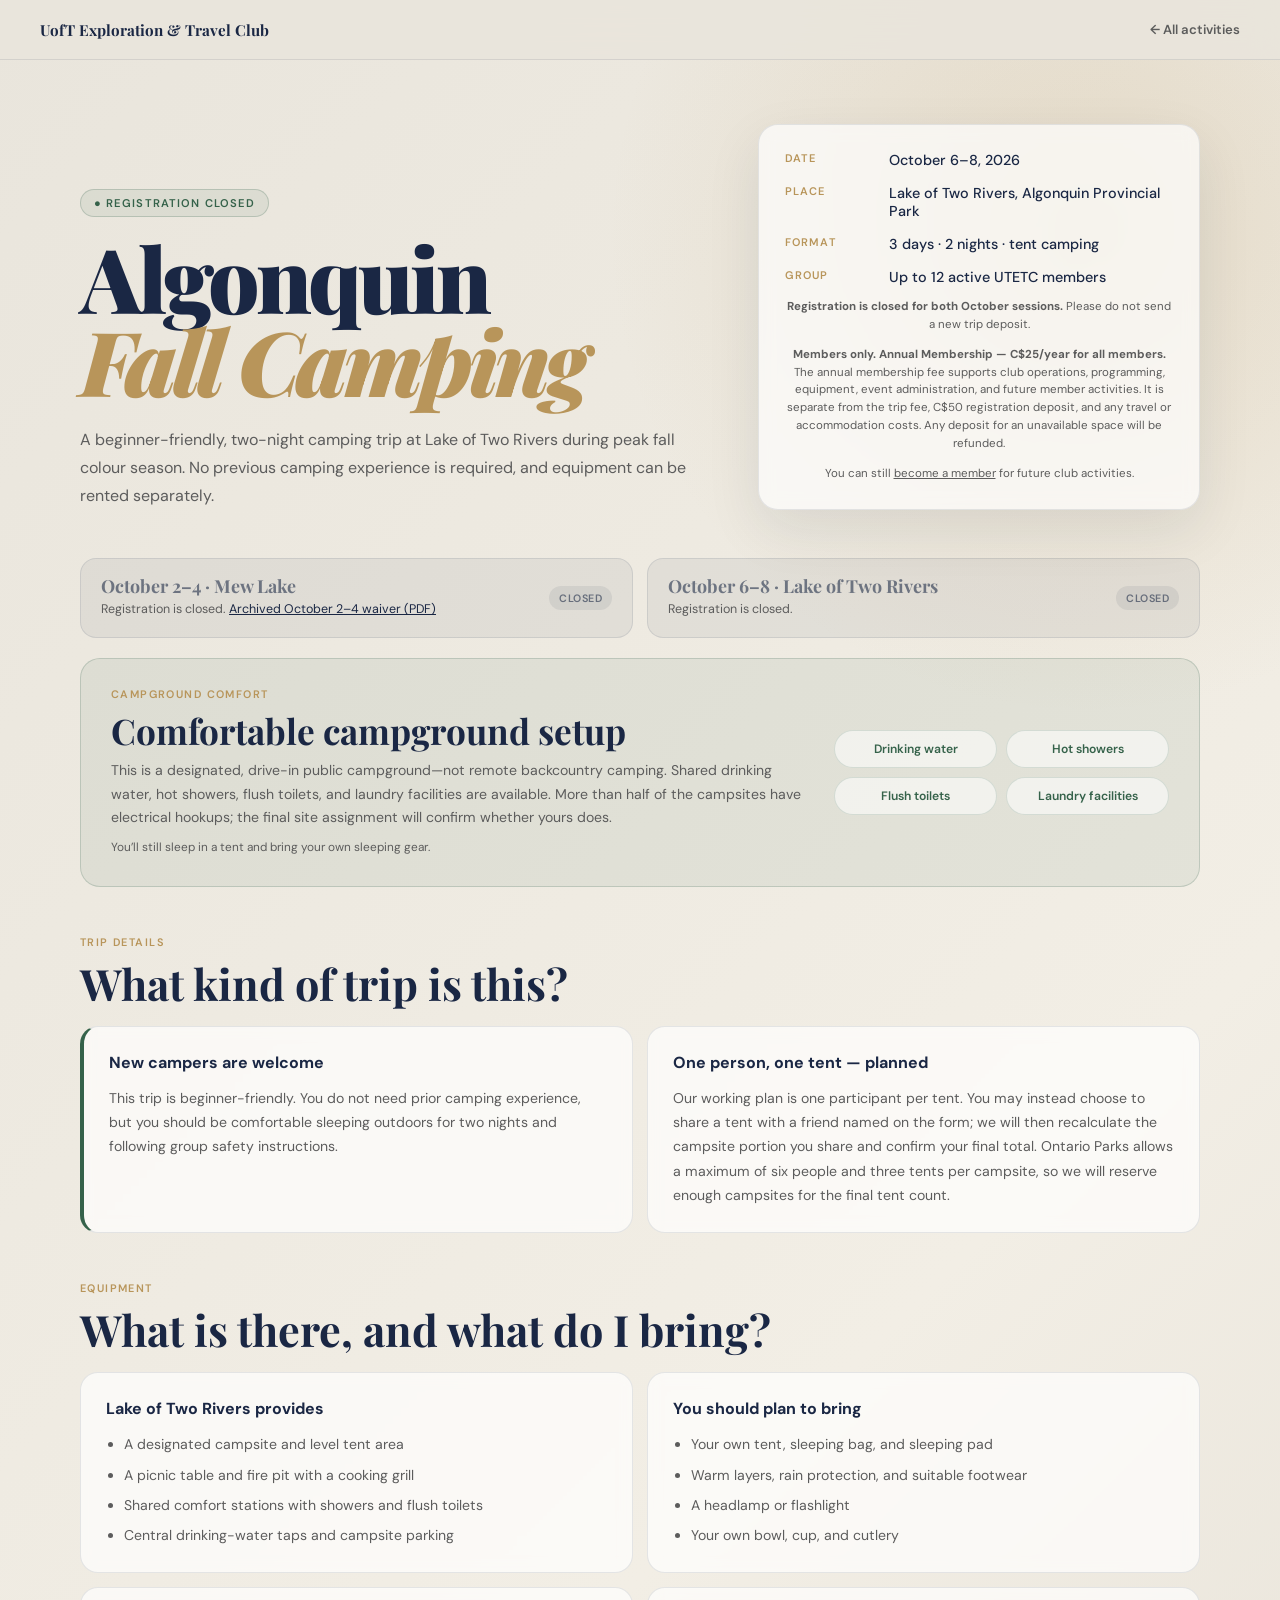
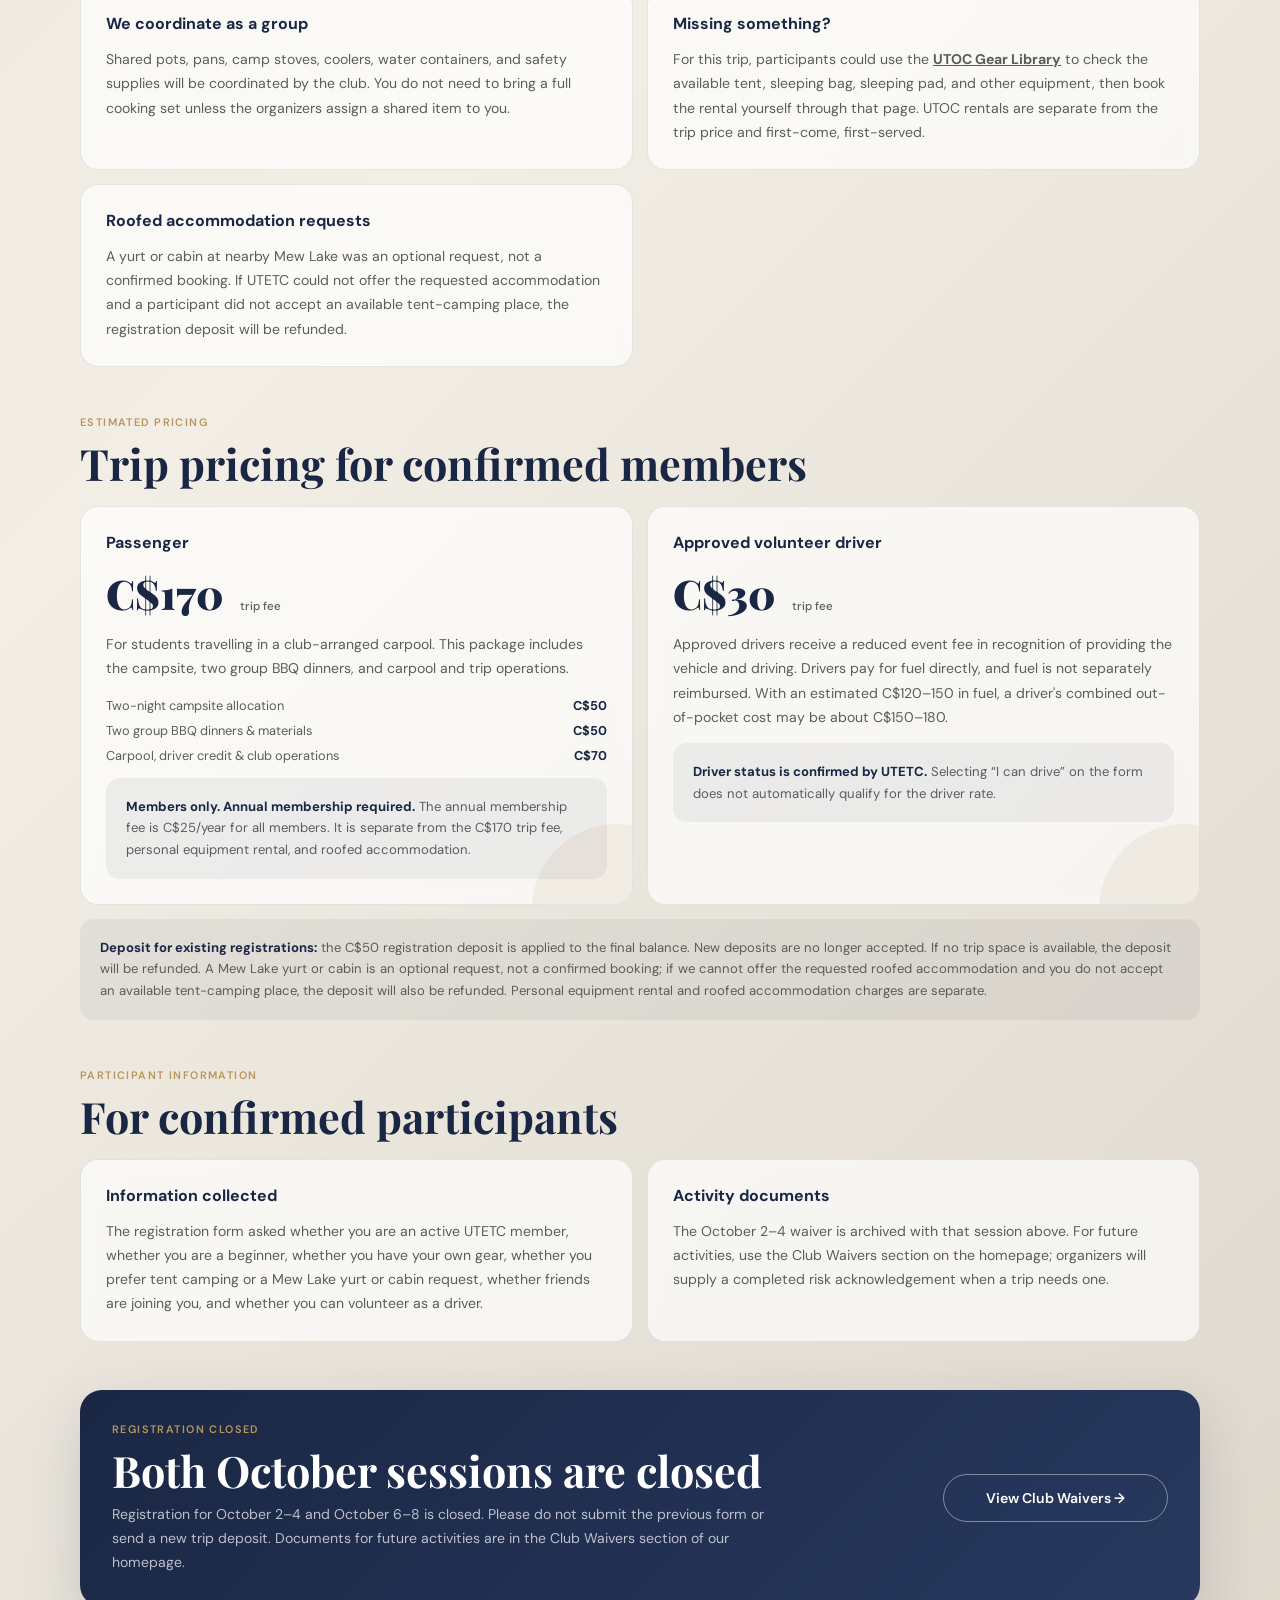
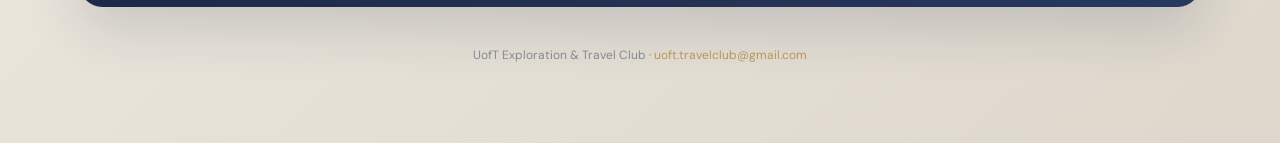
<file: algonquin-weekend.html>
<!DOCTYPE html>
<html lang="en">
<head>
  <meta charset="UTF-8" />
  <meta name="viewport" content="width=device-width, initial-scale=1.0" />
  <meta name="description" content="Algonquin Fall Camping at Lake of Two Rivers, October 6–8, 2026. Registration is closed." />
  <title>Algonquin Fall Camping — UTETC</title>
  <link rel="preconnect" href="https://fonts.googleapis.com" />
  <link href="https://fonts.googleapis.com/css2?family=Playfair+Display:ital,wght@0,700;0,900;1,700&family=DM+Sans:wght@0,300;0,400;0,500;0,600&display=swap" rel="stylesheet" />
  <style>
    *, *::before, *::after { box-sizing:border-box; margin:0; padding:0; }
    :root {
      --sand:#e9e5dc;
      --sand-deep:#ddd7cc;
      --navy:#1a2744;
      --navy-soft:#243259;
      --gold:#b8955a;
      --green:#35624a;
      --muted:#5c5c5c;
      --card:rgba(255,255,255,.68);
      --line:rgba(26,39,68,.1);
    }
    html { scroll-behavior:smooth; }
    body {
      min-height:100vh;
      font-family:'DM Sans',sans-serif;
      color:var(--navy);
      background:
        radial-gradient(circle at 85% 7%, rgba(184,149,90,.2), transparent 30rem),
        linear-gradient(135deg,var(--sand) 0%,#f2eee5 48%,var(--sand-deep) 100%);
    }
    a { color:inherit; }
    nav {
      position:sticky; top:0; z-index:20;
      height:60px; padding:0 40px;
      display:flex; align-items:center; justify-content:space-between;
      background:rgba(233,229,220,.9);
      backdrop-filter:blur(14px);
      border-bottom:1px solid var(--line);
    }
    .brand {
      font-family:'Playfair Display',serif;
      font-size:.95rem; font-weight:700;
      text-decoration:none;
    }
    .back {
      font-size:.82rem; font-weight:600;
      color:var(--muted); text-decoration:none;
    }
    .back:hover { color:var(--navy); }
    main { width:min(1120px,calc(100% - 40px)); margin:0 auto; padding:64px 0 80px; }
    .hero {
      display:grid; grid-template-columns:minmax(0,1.18fr) minmax(300px,.82fr);
      gap:42px; align-items:end; margin-bottom:48px;
    }
    .eyebrow {
      display:inline-flex; align-items:center; gap:8px;
      margin-bottom:18px; padding:6px 13px;
      border:1px solid rgba(53,98,74,.22); border-radius:999px;
      color:var(--green); background:rgba(53,98,74,.08);
      font-size:.7rem; font-weight:600; letter-spacing:.1em; text-transform:uppercase;
    }
    h1 {
      max-width:780px;
      font-family:'Playfair Display',serif;
      font-size:clamp(2.7rem,7vw,5.8rem); line-height:.93;
      letter-spacing:-.045em; font-weight:900;
    }
    h1 em { color:var(--gold); }
    .lede {
      max-width:680px; margin-top:24px;
      color:var(--muted); font-size:1rem; line-height:1.75;
    }
    .hero-card {
      padding:26px; border:1px solid var(--line); border-radius:20px;
      background:var(--card); backdrop-filter:blur(8px);
      box-shadow:0 20px 55px rgba(26,39,68,.09);
    }
    .hero-card dl { display:grid; gap:15px; }
    .hero-card div { display:grid; grid-template-columns:92px 1fr; gap:12px; }
    dt { color:var(--gold); font-size:.69rem; font-weight:600; letter-spacing:.1em; text-transform:uppercase; }
    dd { font-size:.9rem; font-weight:500; }
    .cta {
      display:flex; justify-content:center; align-items:center;
      min-height:48px; margin-top:22px; padding:12px 20px;
      border-radius:999px; background:var(--navy); color:#fff;
      text-decoration:none; font-size:.88rem; font-weight:600;
      transition:transform .18s,background .18s,box-shadow .18s;
    }
    .cta:hover { transform:translateY(-2px); background:var(--navy-soft); box-shadow:0 10px 24px rgba(26,39,68,.18); }
    .note { margin-top:12px; color:var(--muted); font-size:.72rem; line-height:1.55; text-align:center; }
    .sessions {
      display:grid; grid-template-columns:repeat(2,minmax(0,1fr)); gap:14px;
      margin-bottom:20px;
    }
    .session {
      display:flex; align-items:center; justify-content:space-between; gap:18px;
      padding:18px 20px; border:1px solid var(--line); border-radius:16px;
      background:var(--card);
    }
    .session h2 { margin:0 0 5px; font-size:1.12rem; }
    .session p { color:var(--muted); font-size:.78rem; line-height:1.45; }
    .session p a { color:var(--navy); }
    .session-status {
      flex-shrink:0; padding:5px 10px; border-radius:999px;
      font-size:.67rem; font-weight:600; letter-spacing:.04em; text-transform:uppercase;
    }
    .session.full { background:rgba(26,39,68,.06); color:rgba(26,39,68,.58); }
    .session.full .session-status { background:rgba(26,39,68,.08); }
    .facility-callout {
      display:grid; grid-template-columns:minmax(0,1.35fr) minmax(260px,.65fr);
      gap:28px; align-items:center; margin-top:0; padding:28px 30px;
      border:1px solid rgba(53,98,74,.2); border-radius:20px;
      background:rgba(53,98,74,.08);
    }
    .facility-callout h2 { margin-bottom:10px; font-size:clamp(1.55rem,3vw,2.2rem); }
    .facility-callout p { color:var(--muted); font-size:.88rem; line-height:1.65; }
    .facility-list { display:grid; grid-template-columns:repeat(2,minmax(0,1fr)); gap:9px; list-style:none; }
    .facility-list li {
      padding:10px 12px; border:1px solid rgba(53,98,74,.16); border-radius:999px;
      background:rgba(255,255,255,.56); color:var(--green);
      font-size:.76rem; font-weight:600; text-align:center;
    }
    .facility-note { margin-top:9px; font-size:.74rem !important; }
    section { margin-top:48px; }
    .section-label {
      margin-bottom:12px; color:var(--gold);
      font-size:.68rem; font-weight:600; letter-spacing:.13em; text-transform:uppercase;
    }
    h2 {
      margin-bottom:20px; font-family:'Playfair Display',serif;
      font-size:clamp(1.7rem,4vw,2.7rem); line-height:1.05;
    }
    .grid { display:grid; grid-template-columns:repeat(2,minmax(0,1fr)); gap:14px; }
    .panel {
      padding:25px; background:var(--card); border:1px solid var(--line);
      border-radius:18px; backdrop-filter:blur(7px);
    }
    .panel h3 { margin-bottom:13px; font-size:1rem; }
    .panel p, .panel li { color:var(--muted); font-size:.88rem; line-height:1.72; }
    .panel ul { padding-left:18px; }
    .panel li + li { margin-top:6px; }
    .beginner { border-left:4px solid var(--green); }
    .pricing { grid-template-columns:repeat(2,minmax(0,1fr)); }
    .price-card { position:relative; overflow:hidden; }
    .price-card::after {
      content:''; position:absolute; width:170px; height:170px; border-radius:50%;
      right:-70px; bottom:-90px; background:rgba(184,149,90,.11);
    }
    .price {
      display:flex; align-items:baseline; flex-wrap:wrap; gap:8px 16px;
      margin:7px 0 12px; font-family:'Playfair Display',serif;
      font-size:2.55rem; font-weight:900; color:var(--navy);
    }
    .price small { font-family:'DM Sans',sans-serif; font-size:.72rem; font-weight:500; color:var(--muted); }
    .breakdown { display:grid; gap:8px; margin-top:16px; }
    .breakdown div { display:flex; justify-content:space-between; gap:16px; color:var(--muted); font-size:.8rem; }
    .breakdown strong { color:var(--navy); }
    .rule {
      margin-top:14px; padding:18px 20px; border-radius:14px;
      background:rgba(26,39,68,.06); color:var(--muted); font-size:.82rem; line-height:1.65;
    }
    .rule strong { color:var(--navy); }
    .registration {
      display:grid; grid-template-columns:1fr auto; gap:28px; align-items:center;
      padding:32px; border-radius:22px; color:#fff;
      background:linear-gradient(135deg,var(--navy),#28395f);
      box-shadow:0 20px 55px rgba(26,39,68,.16);
    }
    .registration h2 { margin-bottom:10px; color:#fff; }
    .registration p { max-width:680px; color:rgba(255,255,255,.7); font-size:.88rem; line-height:1.7; }
    .registration-actions { display:grid; gap:10px; min-width:225px; }
    .registration .cta { min-width:190px; margin:0; background:var(--gold); color:var(--navy); }
    .registration .cta:hover { background:#c8a66c; }
    .registration .cta.secondary { border:1px solid rgba(255,255,255,.42); background:transparent; color:#fff; }
    .registration .cta.secondary:hover { background:rgba(255,255,255,.1); }
    footer { margin-top:40px; text-align:center; color:rgba(26,39,68,.45); font-size:.75rem; }
    footer a { color:var(--gold); text-decoration:none; }
    @media (max-width:780px) {
      nav { padding:0 18px; }
      .brand { max-width:220px; white-space:nowrap; overflow:hidden; text-overflow:ellipsis; }
      main { width:min(100% - 28px,680px); padding-top:38px; }
      .hero, .sessions, .grid, .pricing, .registration { grid-template-columns:1fr; }
      .facility-callout { grid-template-columns:1fr; gap:20px; padding:24px; }
      .hero { gap:28px; }
      h1 { font-size:clamp(2.7rem,14vw,4.2rem); }
      .registration { padding:25px; }
      .registration-actions, .registration .cta { width:100%; }
    }
    @media (prefers-reduced-motion:reduce) { html { scroll-behavior:auto; } .cta { transition:none; } }
  </style>
</head>
<body>
  <nav>
    <a class="brand" href="/">UofT Exploration &amp; Travel Club</a>
    <a class="back" href="/#activities">← All activities</a>
  </nav>

  <main>
    <header class="hero">
      <div>
        <div class="eyebrow">● Registration closed</div>
        <h1>Algonquin<br><em>Fall Camping</em></h1>
        <p class="lede">A beginner-friendly, two-night camping trip at Lake of Two Rivers during peak fall colour season. No previous camping experience is required, and equipment can be rented separately.</p>
      </div>
      <aside class="hero-card" aria-label="Event details">
        <dl>
          <div><dt>Date</dt><dd>October 6–8, 2026</dd></div>
          <div><dt>Place</dt><dd>Lake of Two Rivers, Algonquin Provincial Park</dd></div>
          <div><dt>Format</dt><dd>3 days · 2 nights · tent camping</dd></div>
          <div><dt>Group</dt><dd>Up to 12 active UTETC members</dd></div>
        </dl>
        <p class="note"><strong>Registration is closed for both October sessions.</strong> Please do not send a new trip deposit.</p>
        <p class="note"><strong>Members only. Annual Membership — C$25/year for all members.</strong> The annual membership fee supports club operations, programming, equipment, event administration, and future member activities. It is separate from the trip fee, C$50 registration deposit, and any travel or accommodation costs. Any deposit for an unavailable space will be refunded.</p>
        <p class="note">You can still <a href="https://forms.gle/uPYGbuHT6VvETSZo9" target="_blank" rel="noopener">become a member</a> for future club activities.</p>
      </aside>
    </header>

    <section class="sessions" aria-label="Fall camping sessions">
      <article class="session full" id="oct-2-4">
        <div>
          <h2>October 2–4 · Mew Lake</h2>
          <p>Registration is closed. <a href="output/pdf/algonquin-fall-camping-waiver-2026.pdf" target="_blank" rel="noopener">Archived October 2–4 waiver (PDF)</a></p>
        </div>
        <span class="session-status">Closed</span>
      </article>
      <article class="session full">
        <div>
          <h2>October 6–8 · Lake of Two Rivers</h2>
          <p>Registration is closed.</p>
        </div>
        <span class="session-status">Closed</span>
      </article>
    </section>

    <section class="facility-callout" aria-labelledby="facilities-title">
      <div>
        <div class="section-label">Campground comfort</div>
        <h2 id="facilities-title">Comfortable campground setup</h2>
        <p>This is a designated, drive-in public campground—not remote backcountry camping. Shared drinking water, hot showers, flush toilets, and laundry facilities are available. More than half of the campsites have electrical hookups; the final site assignment will confirm whether yours does.</p>
        <p class="facility-note">You’ll still sleep in a tent and bring your own sleeping gear.</p>
      </div>
      <ul class="facility-list" aria-label="Campground facilities">
        <li>Drinking water</li>
        <li>Hot showers</li>
        <li>Flush toilets</li>
        <li>Laundry facilities</li>
      </ul>
    </section>

    <section>
      <div class="section-label">Trip details</div>
      <h2>What kind of trip is this?</h2>
      <div class="grid">
        <article class="panel beginner">
          <h3>New campers are welcome</h3>
          <p>This trip is beginner-friendly. You do not need prior camping experience, but you should be comfortable sleeping outdoors for two nights and following group safety instructions.</p>
        </article>
        <article class="panel">
          <h3>One person, one tent — planned</h3>
          <p>Our working plan is one participant per tent. You may instead choose to share a tent with a friend named on the form; we will then recalculate the campsite portion you share and confirm your final total. Ontario Parks allows a maximum of six people and three tents per campsite, so we will reserve enough campsites for the final tent count.</p>
        </article>
      </div>
    </section>

    <section>
      <div class="section-label">Equipment</div>
      <h2>What is there, and what do I bring?</h2>
      <div class="grid">
        <article class="panel">
          <h3>Lake of Two Rivers provides</h3>
          <ul>
            <li>A designated campsite and level tent area</li>
            <li>A picnic table and fire pit with a cooking grill</li>
            <li>Shared comfort stations with showers and flush toilets</li>
            <li>Central drinking-water taps and campsite parking</li>
          </ul>
        </article>
        <article class="panel">
          <h3>You should plan to bring</h3>
          <ul>
            <li>Your own tent, sleeping bag, and sleeping pad</li>
            <li>Warm layers, rain protection, and suitable footwear</li>
            <li>A headlamp or flashlight</li>
            <li>Your own bowl, cup, and cutlery</li>
          </ul>
        </article>
        <article class="panel">
          <h3>We coordinate as a group</h3>
          <p>Shared pots, pans, camp stoves, coolers, water containers, and safety supplies will be coordinated by the club. You do not need to bring a full cooking set unless the organizers assign a shared item to you.</p>
        </article>
        <article class="panel">
          <h3>Missing something?</h3>
          <p>For this trip, participants could use the <a href="https://utoc.ca/gear/" target="_blank" rel="noopener"><strong>UTOC Gear Library</strong></a> to check the available tent, sleeping bag, sleeping pad, and other equipment, then book the rental yourself through that page. UTOC rentals are separate from the trip price and first-come, first-served.</p>
        </article>
        <article class="panel">
          <h3>Roofed accommodation requests</h3>
          <p>A yurt or cabin at nearby Mew Lake was an optional request, not a confirmed booking. If UTETC could not offer the requested accommodation and a participant did not accept an available tent-camping place, the registration deposit will be refunded.</p>
        </article>
      </div>
    </section>

    <section>
      <div class="section-label">Estimated pricing</div>
      <h2>Trip pricing for confirmed members</h2>
      <div class="grid pricing">
        <article class="panel price-card">
          <h3>Passenger</h3>
          <div class="price">C$170 <small>trip fee</small></div>
          <p>For students travelling in a club-arranged carpool. This package includes the campsite, two group BBQ dinners, and carpool and trip operations.</p>
          <div class="breakdown" aria-label="Passenger price breakdown">
            <div><span>Two-night campsite allocation</span><strong>C$50</strong></div>
            <div><span>Two group BBQ dinners &amp; materials</span><strong>C$50</strong></div>
            <div><span>Carpool, driver credit &amp; club operations</span><strong>C$70</strong></div>
          </div>
          <div class="rule"><strong>Members only. Annual membership required.</strong> The annual membership fee is C$25/year for all members. It is separate from the C$170 trip fee, personal equipment rental, and roofed accommodation.</div>
        </article>
        <article class="panel price-card">
          <h3>Approved volunteer driver</h3>
          <div class="price">C$30 <small>trip fee</small></div>
          <p>Approved drivers receive a reduced event fee in recognition of providing the vehicle and driving. Drivers pay for fuel directly, and fuel is not separately reimbursed. With an estimated C$120–150 in fuel, a driver's combined out-of-pocket cost may be about C$150–180.</p>
          <div class="rule"><strong>Driver status is confirmed by UTETC.</strong> Selecting “I can drive” on the form does not automatically qualify for the driver rate.</div>
        </article>
      </div>
      <div class="rule"><strong>Deposit for existing registrations:</strong> the C$50 registration deposit is applied to the final balance. New deposits are no longer accepted. If no trip space is available, the deposit will be refunded. A Mew Lake yurt or cabin is an optional request, not a confirmed booking; if we cannot offer the requested roofed accommodation and you do not accept an available tent-camping place, the deposit will also be refunded. Personal equipment rental and roofed accommodation charges are separate.</div>
    </section>

    <section>
      <div class="section-label">Participant information</div>
      <h2>For confirmed participants</h2>
      <div class="grid">
        <article class="panel">
          <h3>Information collected</h3>
          <p>The registration form asked whether you are an active UTETC member, whether you are a beginner, whether you have your own gear, whether you prefer tent camping or a Mew Lake yurt or cabin request, whether friends are joining you, and whether you can volunteer as a driver.</p>
        </article>
        <article class="panel">
          <h3>Activity documents</h3>
          <p>The October 2–4 waiver is archived with that session above. For future activities, use the Club Waivers section on the homepage; organizers will supply a completed risk acknowledgement when a trip needs one.</p>
        </article>
      </div>
    </section>

    <section class="registration" id="registration">
      <div>
        <div class="section-label">Registration closed</div>
        <h2>Both October sessions are closed</h2>
        <p>Registration for October 2–4 and October 6–8 is closed. Please do not submit the previous form or send a new trip deposit. Documents for future activities are in the Club Waivers section of our homepage.</p>
      </div>
      <div class="registration-actions">
        <a class="cta secondary" href="/#waivers">View Club Waivers →</a>
      </div>
    </section>

    <footer>UofT Exploration &amp; Travel Club · <a href="mailto:uoft.travelclub@gmail.com">uoft.travelclub@gmail.com</a></footer>
  </main>
</body>
</html>
</file>
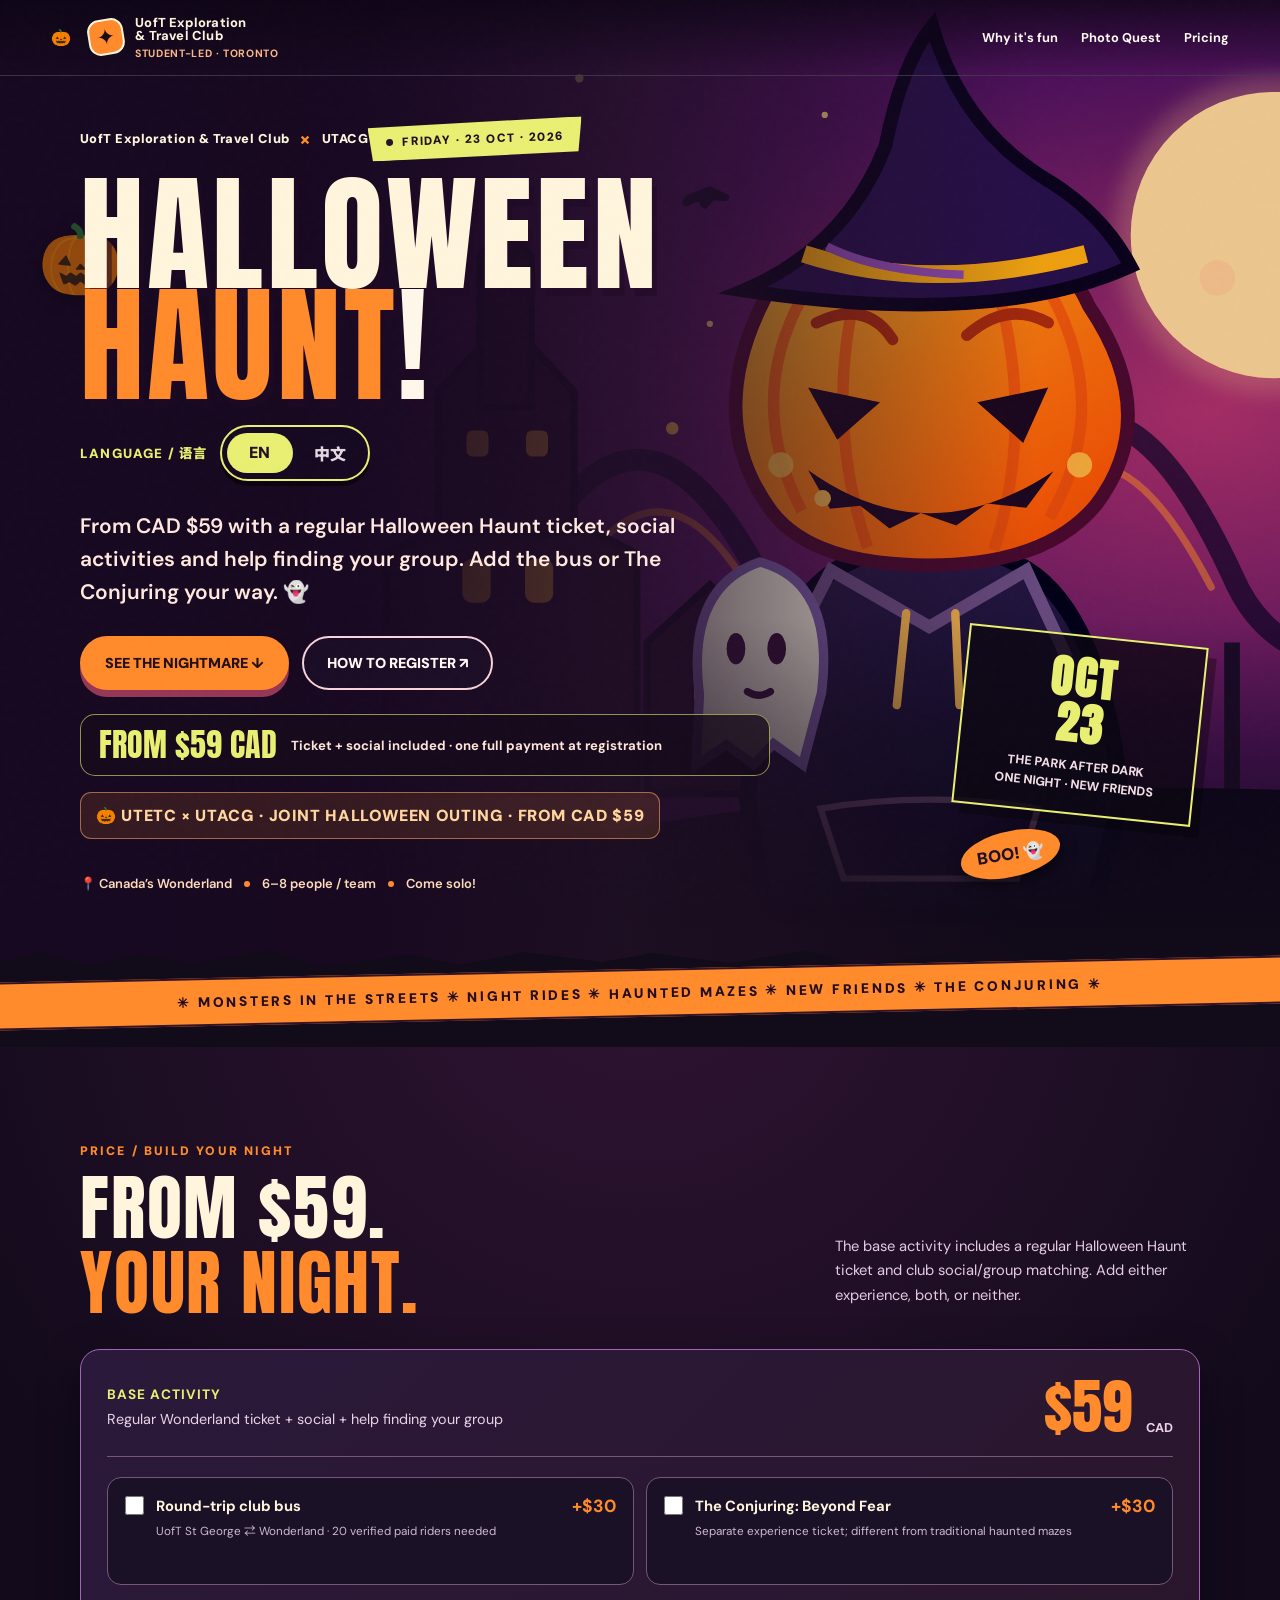
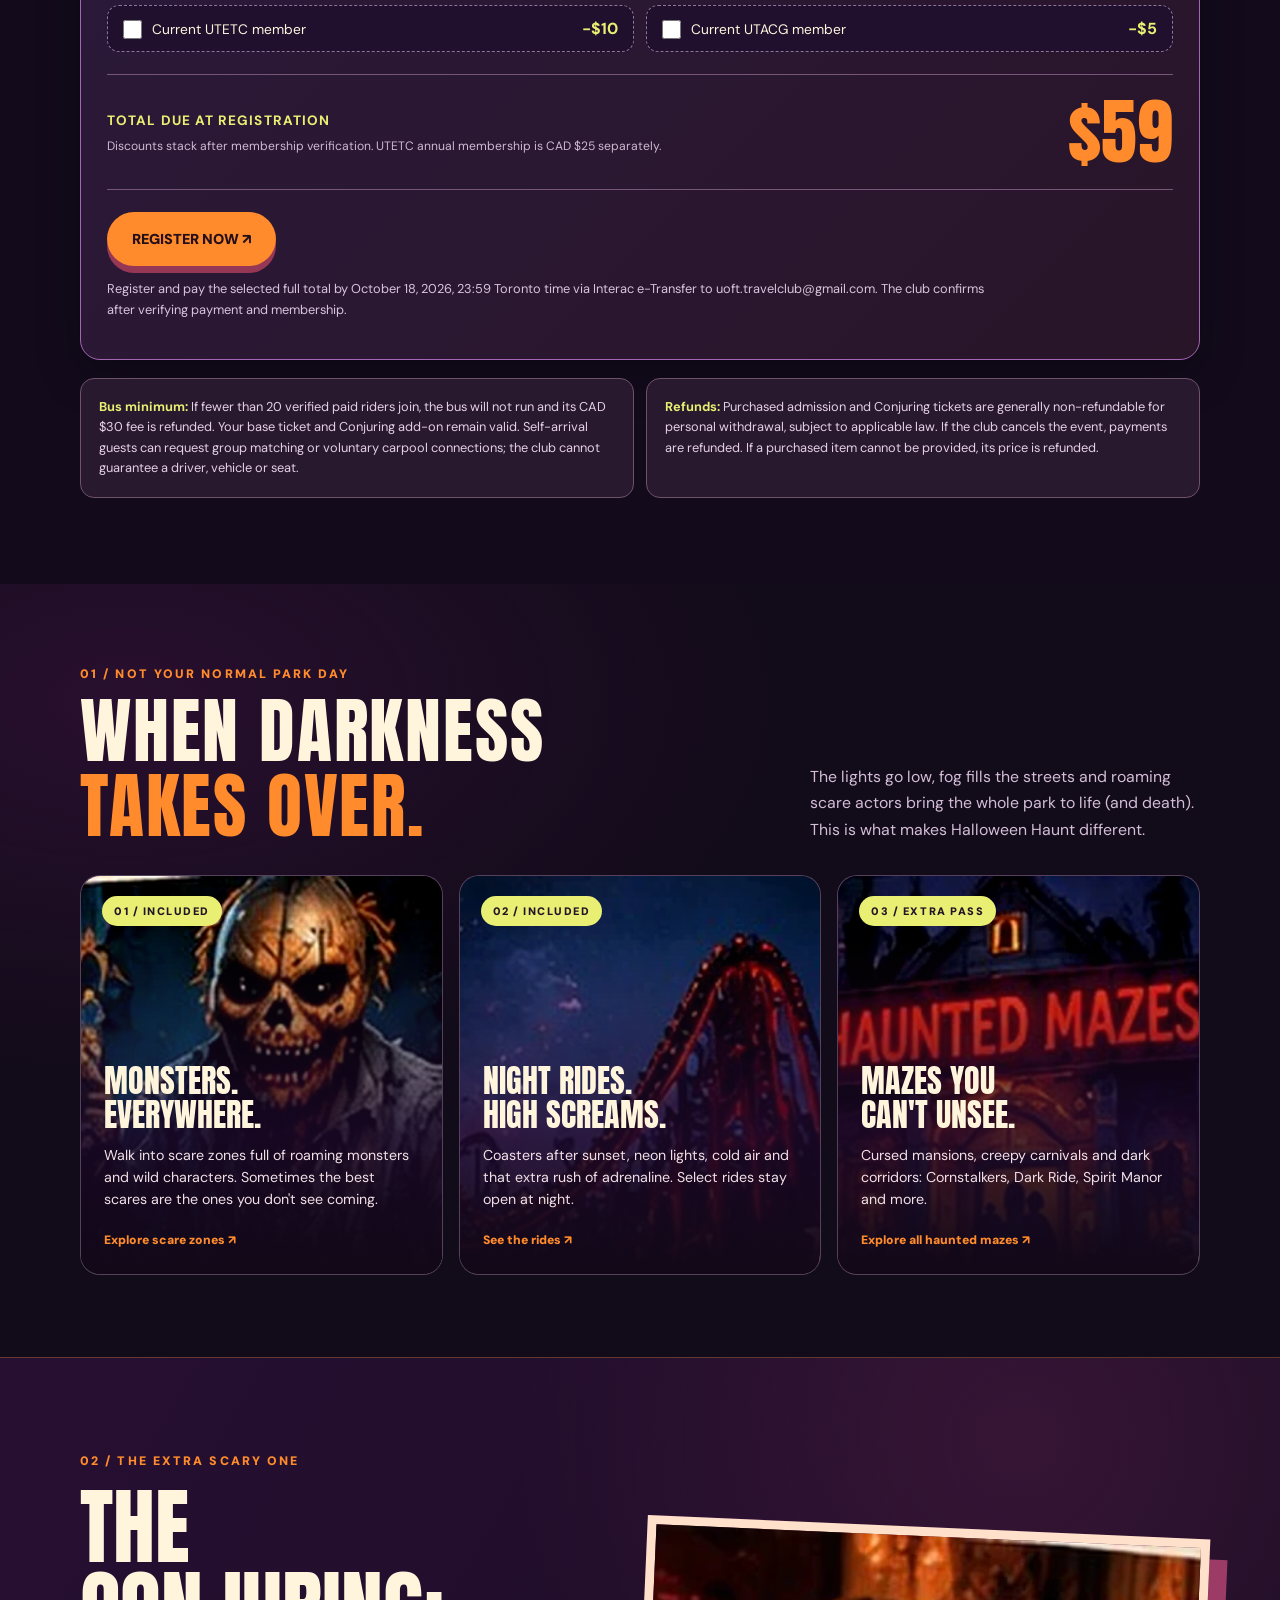
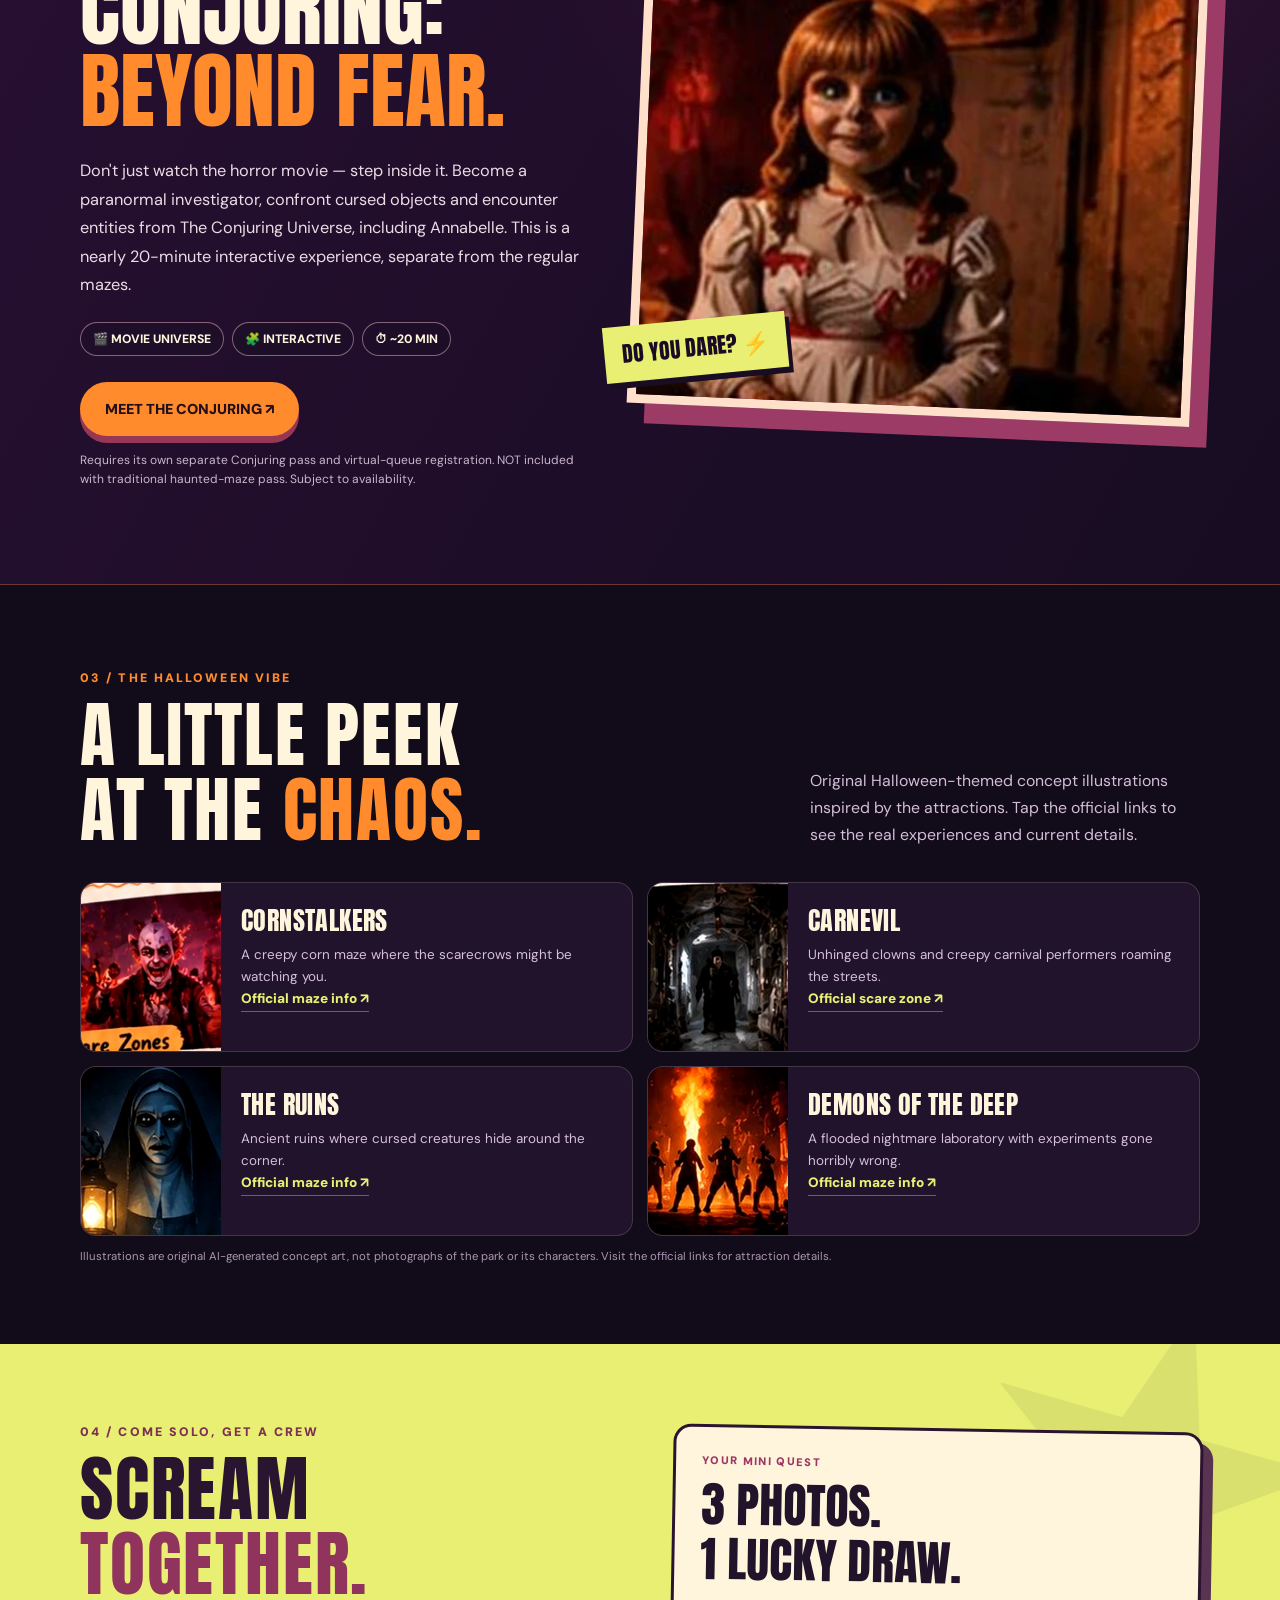
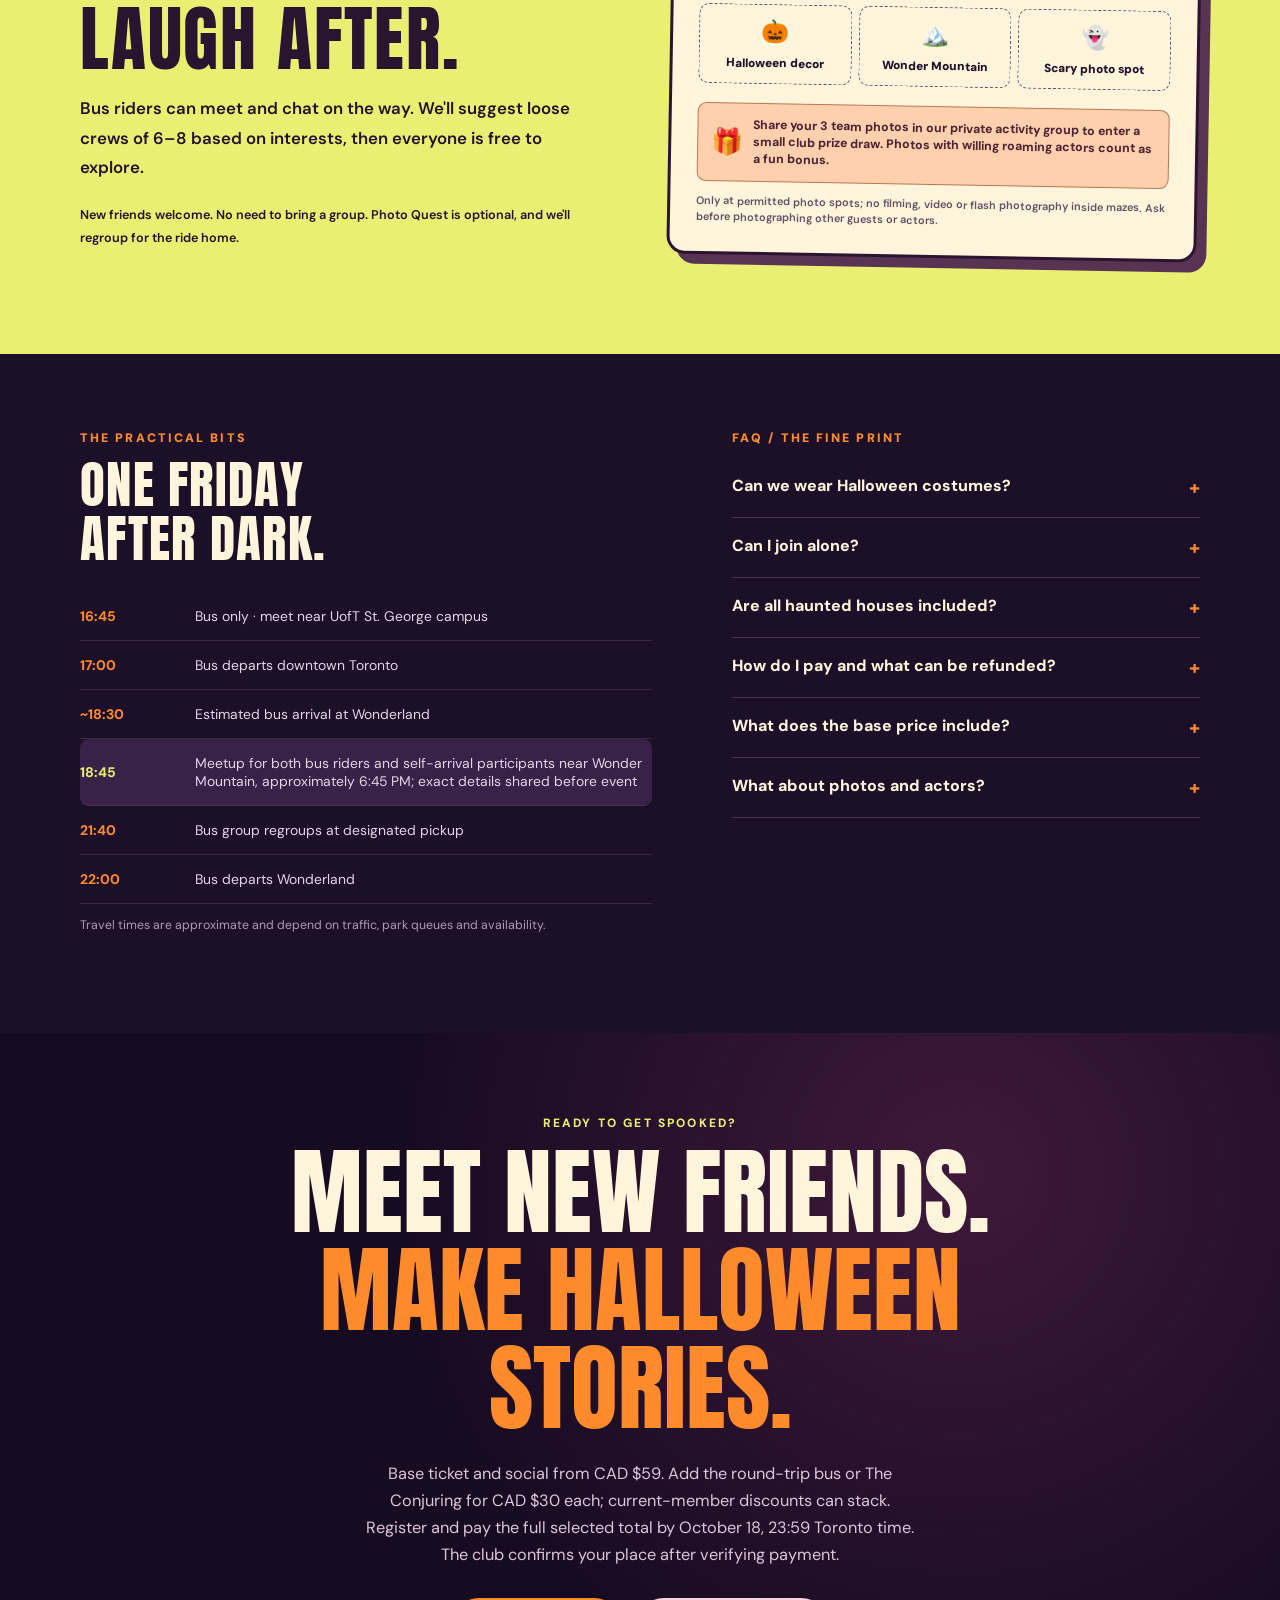
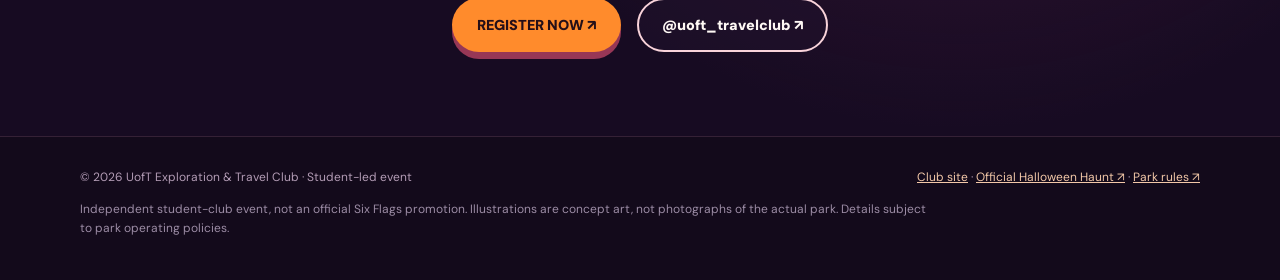
<file: halloween-haunt.html>
<!DOCTYPE html>

<html lang="en">
<head>
<meta charset="utf-8"/>
<meta content="width=device-width,initial-scale=1" name="viewport"/>
<meta content="#130917" name="theme-color"/>
<meta content="Canada's Wonderland Halloween Haunt · October 23, 2026 · UofT Exploration &amp; Travel Club. Base admission and social from CAD $59; optional bus and The Conjuring add-ons. Current UTETC and UTACG member discounts can stack. Pay once at registration." name="description"/>
<title>HALLOWEEN HAUNT ’26 — UofT Exploration &amp; Travel Club</title>
<link href="https://fonts.googleapis.com" rel="preconnect"/>
<link href="https://fonts.googleapis.com/css2?family=Anton&amp;family=DM+Sans:wght@400;500;600;700;800&amp;family=Noto+Sans+SC:wght@400;500;600;700;900&amp;display=swap" rel="stylesheet"/>
<style>
:root{--bg:#120b19;--panel:#20132b;--cream:#fff5dd;--orange:#ff8b2c;--lime:#e9ef72;--pink:#fd8dd0;--violet:#8c55bb;--muted:#d3bdd8;--stroke:rgba(255,235,211,.16)}
*{box-sizing:border-box}html{scroll-behavior:smooth;overflow-x:hidden}body{margin:0;color:var(--cream);background:var(--bg);font-family:'DM Sans','Noto Sans SC',sans-serif;overflow-x:hidden}
body::before{content:'';position:fixed;pointer-events:none;inset:0;z-index:100;opacity:.12;background-image:url("data:image/svg+xml,%3Csvg viewBox='0 0 180 180' xmlns='http://www.w3.org/2000/svg'%3E%3Cfilter id='n'%3E%3CfeTurbulence type='fractalNoise' baseFrequency='.8' numOctaves='3' stitchTiles='stitch'/%3E%3C/filter%3E%3Crect width='100%25' height='100%25' filter='url(%23n)' opacity='.11'/%3E%3C/svg%3E")}
a{color:inherit}button{font:inherit}img{display:block;max-width:100%}.wrap{max-width:1180px;margin:auto;padding:0 30px}.font-display{font-family:'Anton','Noto Sans SC',sans-serif;text-transform:uppercase;font-weight:400;letter-spacing:.025em}html[lang="en"] .t-zh,html[lang="zh"] .t-en{display:none!important}.eyebrow{font-size:.75rem;font-weight:800;letter-spacing:.18em;text-transform:uppercase;color:var(--lime)}
.topbar{height:76px;position:absolute;inset:0 0 auto;z-index:10;display:flex;align-items:center;justify-content:space-between;gap:14px;padding:0 clamp(18px,4vw,56px);border-bottom:1px solid rgba(255,255,255,.18);background:linear-gradient(180deg,rgba(12,5,20,.76),transparent)}
.brand{display:flex;align-items:center;gap:11px;text-decoration:none}.brandicon{display:grid;place-items:center;width:36px;height:36px;color:#180b16;background:var(--orange);border:2px solid var(--cream);border-radius:12px;transform:rotate(-9deg);font-size:22px}.brandtext{line-height:1.05;font-weight:800;font-size:.81rem;letter-spacing:.015em}.brandtext small{display:block;color:#fbb887;font-size:.66rem;font-weight:700;letter-spacing:.06em;margin-top:5px}
.navright{display:flex;gap:23px;align-items:center}.navright a{text-decoration:none;font-size:.8rem;font-weight:700;color:#fff9f3}.navright a:hover{color:var(--orange)}.langs{display:flex;align-items:center;gap:2px;padding:3px;background:#26182da6;border:1px solid #ffffff52;border-radius:30px}.langs button{border:0;background:transparent;color:#e4d7e2;cursor:pointer;padding:6px 11px;font-size:.73rem;font-weight:800;border-radius:25px}.langs button[aria-pressed="true"]{background:var(--cream);color:#26122c}
.hero{position:relative;min-height:760px;overflow:hidden;background:radial-gradient(circle at 70% 70%,#622b61 0%,transparent 45%),#18091f}
.hero-photo{position:absolute;right:0;top:0;width:76%;height:100%;object-fit:cover;object-position:65% center;filter:saturate(1.18) contrast(1.15) brightness(.77)}
.hero:before{content:'';position:absolute;inset:0;z-index:1;background:linear-gradient(90deg,#170921 0%,#180921f5 21%,#211025c9 47%,#120b1a30 79%),linear-gradient(0deg,#120b19 2%,transparent 45%),radial-gradient(circle at 65% 5%,transparent,#230c3069 80%)}
.hero:after{content:'✦   ✳       ✦';position:absolute;z-index:2;left:3%;top:22%;font-size:26px;letter-spacing:3em;color:var(--orange);opacity:.55;pointer-events:none}
.hero-inner{position:relative;z-index:3;display:grid;grid-template-columns:minmax(0,1fr) 280px;gap:20px;align-items:center;min-height:760px;padding-top:120px;padding-bottom:90px}
.hero-copy{max-width:730px}.top-sticker{display:inline-flex;align-items:center;gap:9px;font-size:.74rem;font-weight:900;letter-spacing:.12em;color:#201120;background:var(--lime);padding:11px 18px;clip-path:polygon(0 12%,100% 0,98% 92%,2% 100%);transform:rotate(-2deg);margin-bottom:20px}.top-sticker i{width:7px;height:7px;border-radius:50%;background:#25132d}
h1{margin:0;font-size:clamp(5rem,10vw,10rem);line-height:.87;letter-spacing:-.038em;text-shadow:5px 8px 0 #200a2588}h1 .line{display:block}h1 .fill{color:var(--orange)}h1 .ghostline{-webkit-text-stroke:1.5px var(--cream);color:transparent;letter-spacing:-.06em}html[lang="zh"] h1{font-family:'Anton','Noto Sans SC',sans-serif;font-size:clamp(3.8rem,8.5vw,8.1rem);line-height:1.06;letter-spacing:-.045em}html[lang="zh"] h1 .ghostline{-webkit-text-stroke:0;color:var(--cream)}
.hero-sub{max-width:650px;margin:28px 0 28px;color:#ffe9df;font-size:clamp(1.02rem,1.8vw,1.31rem);font-weight:600;line-height:1.58}
.button{display:inline-flex;gap:12px;align-items:center;justify-content:center;border:2px solid transparent;padding:16px 23px;text-decoration:none;border-radius:50px;font-weight:900;font-size:.9rem;transition:transform .2s,filter .2s;cursor:pointer}.button:hover{transform:translateY(-3px);filter:brightness(1.07)}.button.orange{color:#250f18;background:var(--orange);box-shadow:0 7px 0 #973756}.button.outline{border-color:#f9d3da;color:#fff9f5;background:#20132b82}.hero-actions{display:flex;gap:13px;flex-wrap:wrap}.heromicro{display:flex;gap:12px;align-items:center;margin-top:30px;color:#ffddbc;font-size:.81rem;font-weight:600}.heromicro .dot{background:var(--orange);height:6px;width:6px;border-radius:50%}
.hero-side{justify-self:end;align-self:end;margin-bottom:15px;display:grid;gap:16px;width:240px}.side-stamp{border:2px solid var(--lime);background:rgba(13,7,18,.76);padding:19px 16px;text-align:center;transform:rotate(6deg);box-shadow:9px 10px 0 #0005}.side-stamp strong{font-family:'Anton';font-size:2.8rem;line-height:1;color:var(--lime);letter-spacing:.05em}.side-stamp span{display:block;color:#f3dee7;font-size:.78rem;font-weight:800;line-height:1.5;margin-top:9px}.scare-sticker{justify-self:start;transform:rotate(-9deg);padding:12px 17px;border-radius:60% 45% 60% 43%;background:var(--orange);color:#23112c;font-size:1.05rem;font-weight:900;box-shadow:0 5px 15px #0008}
.torn{position:absolute;bottom:-1px;left:0;right:0;z-index:4;height:50px;background:var(--bg);clip-path:polygon(0 60%,3% 38%,7% 65%,11% 41%,15% 61%,21% 34%,25% 68%,32% 43%,36% 64%,41% 38%,47% 58%,51% 40%,57% 60%,63% 35%,67% 66%,74% 42%,80% 60%,87% 43%,92% 59%,97% 37%,100% 56%,100% 100%,0 100%)}
.ticker{background:var(--orange);color:#240d20;overflow:hidden;transform:rotate(-1.2deg);margin:-13px -10px 30px;position:relative;z-index:5;border-top:2px solid #341328;border-bottom:2px solid #341328}.tick-inner{padding:13px 15px;font-weight:1000;white-space:nowrap;letter-spacing:.2em;font-size:.86rem;text-align:center}
section{position:relative}.section{padding:82px 0}.section-head{display:flex;align-items:end;justify-content:space-between;gap:16px;margin-bottom:31px}.kicker{font-size:.77rem;letter-spacing:.17em;text-transform:uppercase;color:var(--orange);font-weight:900;margin-bottom:12px}.h2{font-size:clamp(2.55rem,5.6vw,5.8rem);line-height:1.05;margin:0;font-family:'Anton','Noto Sans SC',sans-serif;font-weight:400;letter-spacing:.025em;text-transform:uppercase}.h2 em{color:var(--orange);font-style:normal}.section-lede{max-width:390px;color:var(--muted);font-size:.99rem;line-height:1.7;margin:0}.small-link{display:inline-flex;align-items:center;gap:8px;font-weight:850;font-size:.85rem;color:var(--lime);text-decoration:none;border-bottom:1px solid #e9ef725e;padding-bottom:4px}.small-link:hover{color:var(--orange)}
.wonder{background:radial-gradient(ellipse at 10% 15%,#4b154f65,transparent 40%),#120b19}.cards3{display:grid;grid-template-columns:repeat(3,1fr);gap:16px}.reveal-card{position:relative;min-height:400px;display:flex;flex-direction:column;justify-content:flex-end;border:1px solid #b59db251;border-radius:20px;overflow:hidden;isolation:isolate;background:#291632;transition:transform .25s,border .25s}.reveal-card:hover{transform:translateY(-6px) rotate(-.3deg);border-color:var(--orange)}.reveal-card img{position:absolute;inset:0;width:100%;height:100%;object-fit:cover;filter:saturate(.9) contrast(1.1);z-index:-2;transition:transform .45s}.reveal-card:hover img{transform:scale(1.06)}.reveal-card:before{content:'';position:absolute;inset:0;background:linear-gradient(0deg,#120818 2%,#1d092bc9 35%,transparent 83%);z-index:-1}.reveal-card .num{position:absolute;top:20px;left:21px;background:var(--lime);color:#211426;font-weight:900;font-size:.68rem;padding:8px 12px;border-radius:20px;letter-spacing:.14em}.reveal-card h3{font-size:clamp(1.9rem,2.5vw,2.9rem);font-family:'Anton','Noto Sans SC',sans-serif;font-weight:400;text-transform:uppercase;line-height:1.06;margin:0 0 12px}.reveal-card p{font-size:.89rem;line-height:1.55;color:#f2dfe6;margin:0 0 18px}.reveal-card .content{padding:25px 23px}.reveal-card a{text-decoration:none;font-size:.76rem;font-weight:900;color:var(--orange)}.reveal-card a:hover{text-decoration:underline}
.special{padding:95px 0;background:radial-gradient(circle at 80% 10%,#69244e55,transparent 40%),linear-gradient(120deg,#270f32,#170c21);border-block:1px solid #ff963e50}.special-wrap{display:grid;grid-template-columns:1fr 1.1fr;gap:46px;align-items:center}.special-photo{position:relative;border:9px solid #ffe1cb;transform:rotate(2.5deg);box-shadow:18px 20px 0 #9c3c66;min-height:470px;background:#4f193c}.special-photo img{height:470px;width:100%;object-fit:cover}.photo-sticker{position:absolute;bottom:21px;left:-34px;padding:12px 18px;background:var(--lime);color:#190b24;font-family:'Anton','Noto Sans SC',sans-serif;font-size:1.35rem;transform:rotate(-8deg);box-shadow:4px 6px 0 #180d22}.special h2{font-size:clamp(3.8rem,6.6vw,7rem);line-height:.97;font-family:'Anton','Noto Sans SC',sans-serif;font-weight:400;margin:17px 0 25px;text-transform:uppercase}.special h2 em{color:var(--orange);font-style:normal}.special-copy{font-size:1.02rem;line-height:1.75;color:#ecdbe4;margin:0 0 22px}.special-tags{display:flex;gap:8px;flex-wrap:wrap;margin-bottom:26px}.tag{border:1px solid #ebbcca80;padding:8px 12px;border-radius:30px;font-size:.76rem;font-weight:800;background:#1a102577}.special .button{margin-bottom:15px}.special .caveat{color:#cbb6cc;font-size:.75rem;line-height:1.6}
.vibe{padding-top:85px;padding-bottom:80px}.vibe-list{display:grid;grid-template-columns:repeat(2,minmax(0,1fr));gap:14px;margin-top:33px}.vibe-tile{display:grid;grid-template-columns:140px 1fr;min-height:170px;border:1px solid var(--stroke);background:#21132b;border-radius:16px;overflow:hidden}.vibe-tile img{width:100%;height:100%;object-fit:cover}.vibe-text{padding:23px 20px}.vibe-text h3{font-family:'Anton','Noto Sans SC',sans-serif;font-weight:400;line-height:1.12;font-size:1.65rem;letter-spacing:.015em;margin:0 0 9px}.vibe-text p{font-size:.84rem;color:#d6bfda;line-height:1.58;margin:0}.vibe-note{margin-top:13px;font-size:.71rem;color:#ac97b2}.vibe-note a{color:#e4c3bc}
.social{background:var(--lime);color:#211329;padding:80px 0 93px;overflow:hidden}.social:before{content:'★';font-size:360px;color:#cbd36a;position:absolute;right:-55px;top:-160px;opacity:.5;transform:rotate(16deg)}.social-inner{position:relative;display:grid;grid-template-columns:1fr 1fr;gap:60px;align-items:center}.social .kicker{color:#7c3055}.social .h2{color:#2a1530}.social p{font-weight:600;line-height:1.75}.social .lede{font-size:1.05rem;max-width:500px}.step-card{padding:26px;background:var(--cream);border:3px solid #2b1430;border-radius:18px;box-shadow:10px 10px 0 #583452;transform:rotate(1deg)}.step-card .tiny{font-size:.69rem;letter-spacing:.12em;text-transform:uppercase;color:#9d3762;font-weight:900}.step-card .big{font-family:'Anton','Noto Sans SC',sans-serif;font-size:3rem;line-height:1.15;margin:10px 0 16px}.mini-steps{display:grid;grid-template-columns:repeat(3,1fr);gap:7px}.mini-step{border:1.5px dashed #6c436d;border-radius:10px;padding:12px 8px;text-align:center;font-size:.74rem;font-weight:900;line-height:1.35}.mini-step b{display:block;font-size:1.4rem;margin-bottom:7px}.prize{margin-top:19px;display:flex;gap:10px;align-items:center;background:#ffd0ad;border:1px solid #ba7755;color:#4d2433;padding:13px;border-radius:9px;font-size:.77rem;font-weight:750;line-height:1.4}.prize strong{font-size:1.6rem}.socialsmall{font-size:.79rem;margin-top:22px;max-width:500px}
.pricing{padding:96px 0 86px;background:radial-gradient(circle at 50% -10%,#5c215466,transparent 55%),#130b1c}.price-top{display:flex;justify-content:space-between;align-items:end;gap:22px}.price-top>p{max-width:365px;line-height:1.65;color:#e6cbe5;font-size:.92rem}.pricing-grid{display:grid;grid-template-columns:repeat(3,1fr);gap:17px;margin-top:34px}.price-card{position:relative;border:2px solid #65455f;border-radius:18px;background:#23152e;padding:30px 27px 27px;min-height:390px;display:flex;flex-direction:column;box-shadow:0 12px 40px #0003}.price-card.focus{border-color:var(--orange);background:linear-gradient(180deg,#462044 0%,#24152e 78%);transform:translateY(-8px)}.ribbon{position:absolute;top:-15px;right:15px;color:#261028;background:var(--orange);padding:8px 13px;border-radius:3px;transform:rotate(4deg);font-size:.68rem;font-weight:900;letter-spacing:.08em}.pkg-num{font-size:.73rem;letter-spacing:.18em;color:var(--lime);font-weight:900}.price-card h3{font-size:1.95rem;font-family:'Anton','Noto Sans SC',sans-serif;text-transform:uppercase;letter-spacing:.01em;line-height:1.2;font-weight:400;margin:17px 0 8px}.amount{font-family:'Anton','Noto Sans SC',sans-serif;font-size:4.25rem;letter-spacing:-.04em;line-height:1.2;color:var(--cream)}.focus .amount{color:var(--orange)}.amount small{font-family:'DM Sans';font-size:.74rem;letter-spacing:0;color:#d5c4d6}.price-card .what{font-size:.83rem;color:#e1cddd;margin-top:15px;line-height:1.65}.price-card .includes{display:grid;gap:10px;margin:18px 0 19px;padding:18px 0;border-top:1px solid #62435f;border-bottom:1px solid #62435f;font-size:.85rem;font-weight:650}.price-card .includes span:before{content:'✓';color:var(--lime);margin-right:9px;font-weight:900}.price-card .note{font-size:.76rem;line-height:1.6;color:#c9b2c8;margin-top:auto}.price-card .note a{color:var(--orange);font-weight:900;text-decoration:underline}.disclaimer{padding:22px 24px;border:1px solid #96683f;background:#3d2532;border-radius:14px;color:#f7dfd0;font-size:.85rem;line-height:1.7;margin-top:29px}.disclaimer strong{color:var(--lime)}
.details{padding:76px 0 85px;background:#1c1028}.details-wrap{display:grid;grid-template-columns:1.1fr .9fr;gap:80px}.details .h2{font-size:clamp(2.2rem,4vw,4rem);margin-bottom:26px}.schedule{display:grid;gap:0}.schedule-row{display:grid;grid-template-columns:95px 1fr;gap:20px;padding:15px 0;border-bottom:1px solid #7c597352;font-size:.87rem;align-items:center}.schedule-row b{color:var(--orange)}.schedule-row span{color:#e5d3e6}.detail-faq details{padding:17px 0;border-bottom:1px solid #805f776b}.detail-faq summary{cursor:pointer;font-weight:800;list-style:none;display:flex;justify-content:space-between;gap:10px}.detail-faq summary:after{content:'+';color:var(--orange);font-size:1.2rem}.detail-faq details[open] summary:after{content:'−'}.detail-faq details p{color:var(--muted);line-height:1.65;font-size:.84rem;margin-bottom:2px}
.end{background:radial-gradient(circle at 75% 20%,#742c596b,transparent 50%),#170b22;padding:82px 0 72px;text-align:center}.end h2{font-family:'Anton','Noto Sans SC',sans-serif;text-transform:uppercase;font-size:clamp(3.7rem,7.5vw,8rem);line-height:1.02;font-weight:400;margin:12px auto 24px;max-width:850px}.end h2 em{color:var(--orange);font-style:normal}.end p{max-width:560px;margin:0 auto 30px;font-size:1.02rem;color:#dbc5db;line-height:1.65}.end .button{margin:0 8px 12px}.footer{padding:32px 0 42px;font-size:.75rem;color:#b39cb5;background:#130a1b;border-top:1px solid #7b4f6f54}.footflex{display:flex;gap:20px;justify-content:space-between;flex-wrap:wrap}.footer a{color:#f3c8a8}.footnote{max-width:850px;line-height:1.55;margin-top:15px;color:#9c8ca5}
@media(max-width:980px){.hero-inner{grid-template-columns:1fr;min-height:660px}.hero-side{display:none}.hero{min-height:660px}.hero-photo{width:100%;object-position:center}.hero:before{background:linear-gradient(90deg,#170921e8 0%,#180921a8 53%,#170a1e68 100%),linear-gradient(0deg,#120b19,transparent 50%)}.special-wrap{grid-template-columns:1fr 1fr;gap:28px}.social-inner{gap:30px}.reveal-card{min-height:345px}.details-wrap{gap:40px}}
@media(max-width:760px){.wrap{padding:0 19px}.topbar{height:65px;padding:0 18px}.brandtext{font-size:.73rem}.navright a{display:none}.hero,.hero-inner{min-height:640px}.hero-inner{padding-top:115px;padding-bottom:70px}.hero-photo{object-position:62% center}.hero:before{background:linear-gradient(90deg,#160b20e8,#1b0c23a7),linear-gradient(0deg,#120b19,transparent 50%)}h1{font-size:clamp(4.45rem,17vw,8rem)}.hero-sub{font-size:1rem}.hero-actions{gap:8px}.button{padding:14px 18px;font-size:.83rem}.ticker{margin-top:-8px}.tick-inner{font-size:.68rem;line-height:1.7;white-space:normal}.section{padding:62px 0}.section-head,.price-top{display:block}.section-lede{margin-top:15px}.cards3{grid-template-columns:1fr}.reveal-card{min-height:360px}.special{padding:65px 0}.special-wrap,.social-inner,.details-wrap{grid-template-columns:1fr}.special-photo{min-height:330px;order:-1;border-width:6px;box-shadow:9px 10px 0 #9c3c66}.special-photo img{height:340px}.photo-sticker{font-size:1rem;left:-18px}.vibe-list{grid-template-columns:1fr}.social{padding:60px 0}.step-card{margin-top:22px;box-shadow:6px 8px 0 #583452}.pricing-grid{grid-template-columns:1fr}.price-card{min-height:auto}.price-card.focus{transform:none}.details{padding:62px 0}.end{padding:67px 0}.end h2{font-size:clamp(3.5rem,12vw,5rem)}}
@media(max-width:410px){.vibe-tile{grid-template-columns:100px 1fr}.vibe-text{padding:14px}.vibe-text h3{font-size:1.5rem}.vibe-text p{font-size:.78rem}.hero-actions .button{width:100%}.mini-step{font-size:.67rem;padding:10px 5px}}
@media(prefers-reduced-motion:reduce){html{scroll-behavior:auto}*{transition:none!important}}

/* Pricing choices in the existing purple-and-pumpkin palette. */
.joint-line{display:inline-flex;align-items:center;gap:10px;flex-wrap:wrap;margin-bottom:20px;color:var(--cream);font-size:.8rem;font-weight:900;letter-spacing:.035em}.joint-line b{color:var(--orange);font-size:1.3rem}
.hero-price{display:flex;align-items:center;gap:14px;flex-wrap:wrap;max-width:690px;margin:24px 0 4px;padding:14px 18px;border:1px solid rgba(233,239,114,.6);border-radius:15px;background:rgba(22,11,28,.78)}.hero-price strong{font:2rem/1 'Anton',sans-serif;color:var(--lime)}.hero-price span{font-size:.82rem;font-weight:700;color:#ffe5db}
.price-builder{border:1px solid #a465b7;border-radius:20px;background:linear-gradient(135deg,#2b193b,#291528);padding:26px;margin:27px 0 18px;box-shadow:0 14px 40px #05010a66}.base-price,.total-row{display:flex;justify-content:space-between;align-items:center;gap:20px}.base-price{padding-bottom:20px;border-bottom:1px solid #765779}.base-price b,.total-row b{color:var(--lime);font-size:.85rem;letter-spacing:.08em}.base-price p{margin:6px 0 0;color:#ead3e6;font-size:.9rem}.base-price strong{font:3.8rem/1 'Anton',sans-serif;color:var(--orange);white-space:nowrap}.base-price small{font:700 .8rem 'DM Sans',sans-serif;color:#ead3e6}
.option-grid{display:grid;grid-template-columns:repeat(2,minmax(0,1fr));gap:12px;margin:20px 0}.price-option{display:flex;align-items:flex-start;gap:12px;min-height:108px;border:1px solid #765779;border-radius:14px;background:#1b1127;padding:17px;cursor:pointer}.price-option:has(input:checked){border-color:var(--orange);background:#42203e}.price-option input,.discounts input{width:19px;height:19px;accent-color:var(--orange);flex:none;margin:1px 0 0}.price-option>span{flex:1}.price-option b{font-size:.92rem}.price-option small{display:block;color:#ceb8d2;font-size:.73rem;line-height:1.5;margin-top:7px}.price-option strong{color:var(--orange);white-space:nowrap;font-size:1.1rem}
.discounts{display:grid;grid-template-columns:repeat(2,minmax(0,1fr));gap:12px}.discounts label{display:flex;align-items:center;gap:10px;padding:12px 15px;border:1px dashed #8e739c;border-radius:12px;background:#21102d;cursor:pointer;font-size:.86rem}.discounts span{flex:1}.discounts b{color:var(--lime);font-size:1rem;white-space:nowrap}.total-row{margin:22px 0;padding:21px 0;border-top:1px solid #765779;border-bottom:1px solid #765779}.total-row small{display:block;max-width:600px;color:#ceb8d2;font-size:.76rem;line-height:1.55;margin-top:7px}.total-row output{font:4.5rem/1 'Anton',sans-serif;color:var(--orange);white-space:nowrap}.pay-note{color:#d9c4dd;font-size:.8rem;line-height:1.6;max-width:890px}.price-policy{display:grid;grid-template-columns:1fr 1fr;gap:12px}.price-policy p{margin:0;padding:18px;background:#28192f;border:1px solid #6e526a;border-radius:14px;color:#e6d0e4;font-size:.8rem;line-height:1.6}.price-policy b{color:var(--lime)}
@media(max-width:760px){.option-grid,.discounts,.price-policy{grid-template-columns:1fr}.price-builder{padding:18px}.base-price strong{font-size:3.1rem}.total-row output{font-size:3.6rem}.hero-price strong{font-size:1.7rem}}
.schedule-special{background:#392247;border-radius:9px}.schedule-special b{color:var(--lime)}
/* Chinese headings: give characters breathing room without disturbing English */
html[lang="zh"] h1 .t-zh .line{font-family:'Noto Sans SC','DM Sans',sans-serif;letter-spacing:.045em;line-height:1.19;font-weight:900;font-size:.71em}
html[lang="zh"] .h2 .t-zh,html[lang="zh"] #join h2 .t-zh{font-family:'Noto Sans SC','DM Sans',sans-serif;letter-spacing:.015em;line-height:1.42;font-weight:850;font-size:.82em}

@media(max-width:760px){html[lang="zh"] h1 .t-zh .line{font-size:.62em;line-height:1.22}}
html[lang="zh"] h1,html[lang="zh"] h2,html[lang="zh"] .h2{letter-spacing:.01em!important;line-height:1.23!important}html[lang="zh"] .hero h1{font-size:clamp(2.5rem,6vw,5rem)!important}</style>
<style id="original-pumpkin-refresh">
html,body{max-width:100%;overflow-x:hidden}

.hero-photo{object-position:center center;filter:saturate(1.2) contrast(1.07) brightness(.96)}
.hero:before{background:linear-gradient(90deg,#170921 0%,#180921f7 28%,#211025c4 49%,#120b1a0b 81%),linear-gradient(0deg,#120b19 0%,transparent 37%)}
.hero:after{content:'🎃';position:absolute;bottom:52px;right:31px;font-size:68px;z-index:2;filter:drop-shadow(0 5px 9px #080313);animation:pumpkinFloat 3.7s ease-in-out infinite alternate;pointer-events:none}
@keyframes pumpkinFloat{to{transform:translateY(-13px) rotate(-7deg)}}
.reveal-card img,.vibe-tile img{filter:saturate(1.12) contrast(1.08)}
.reveal-card:hover img,.vibe-tile:hover img{filter:saturate(1.26) contrast(1.06)}
.brand:before{content:'🎃';margin-right:6px}
@media(max-width:720px){.hero:after{font-size:48px;bottom:12px;right:8px}.hero-photo{object-position:64% center}}
@media(prefers-reduced-motion:reduce){.hero:after{animation:none}}
</style>
<style id="hero-language-visibility">
.hero-language{display:flex;align-items:center;flex-wrap:wrap;gap:12px;margin:24px 0 0}
.hero-language-label{font-size:.83rem;font-weight:900;letter-spacing:.09em;color:var(--lime)}
.hero-language .langs{display:inline-flex;gap:4px;padding:5px;background:#160a22;border:2px solid var(--lime);box-shadow:0 5px 0 #0008;border-radius:35px}
.hero-language .langs button{min-height:40px;min-width:66px;padding:9px 15px;font-size:1rem;font-weight:900}
.hero-language .langs button[aria-pressed="true"]{background:var(--lime);color:#231029}
.hero-language .langs button:focus-visible{outline:3px solid var(--orange);outline-offset:3px}
@media(max-width:760px){.hero-language{margin-top:17px;gap:9px}.hero-language-label{font-size:.73rem}.hero-language .langs button{min-width:60px;min-height:42px}}
</style>
</head>
<body>
<header class="topbar">
<a aria-label="UofT Exploration and Travel Club homepage" class="brand" href="https://uoft-travel-club.vercel.app/" rel="noopener noreferrer" target="_blank"><span aria-hidden="true" class="brandicon">✦</span><span class="brandtext">UofT Exploration<br/>&amp; Travel Club <small>STUDENT-LED · TORONTO</small></span></a>
<div class="navright"><a href="#discover"><span class="t-en">Why it's fun</span><span class="t-zh">为什么好玩</span></a><a href="#social"><span class="t-en">Photo Quest</span><span class="t-zh">组队打卡</span></a><a href="#packages"><span class="t-en">Pricing</span><span class="t-zh">活动价格</span></a></div>
</header>
<main>
<section aria-labelledby="hero-title" class="hero"><img alt="Original illustration: cheerful pumpkin-headed Halloween characters under a moon above a spooky amusement park" class="hero-photo" loading="eager" src="[data-uri]"/>
<div class="wrap hero-inner"><div class="hero-copy"><div class="joint-line"><span>UofT Exploration &amp; Travel Club</span><b>×</b><span>UTACG</span></div><div class="top-sticker"><i></i><span class="t-en">FRIDAY · 23 OCT · 2026</span><span class="t-zh">2026 · 10月23日 · 周五</span></div>
<h1 class="font-display" id="hero-title"><span class="t-en"><span class="line">HALLOWEEN</span><span class="line fill">HAUNT<span style="color:#fff8ea">!</span></span></span><span class="t-zh"><span class="line">万圣节</span><span class="line fill">尖叫之夜!</span></span></h1>
<div class="hero-language"><span class="hero-language-label"><span class="t-en">LANGUAGE / 语言</span><span class="t-zh">语言 / LANGUAGE</span></span><div aria-label="Choose language" class="langs" role="group"><button aria-pressed="true" id="en" type="button">EN</button><button aria-pressed="false" id="zh" type="button">中文</button></div></div>
<p class="hero-sub"><span class="t-en">From CAD $59 with a regular Halloween Haunt ticket, social activities and help finding your group. Add the bus or The Conjuring your way. 👻</span><span class="t-zh">$59 起，含 Halloween Haunt 普通票、社交活动及协助组队。校巴和《招魂》可自由加购。👻</span></p>
<div class="hero-actions"><a class="button orange" href="#discover"><span class="t-en">SEE THE NIGHTMARE ↓</span><span class="t-zh">看看有什么好玩的 ↓</span></a><a class="button outline" href="https://docs.google.com/forms/d/e/1FAIpQLSeIgXVV7x0rNzbF8HjYb8QNFfvZnL6IBu_oP5F7ADtiAIt0-A/viewform" rel="noopener noreferrer" target="_blank"><span class="t-en">HOW TO REGISTER ↗</span><span class="t-zh">立即报名 ↗</span></a></div>
<div class="hero-price"><strong>FROM $59 CAD</strong><span class="t-en">Ticket + social included · one full payment at registration</span><span class="t-zh">含门票和社交 · 报名时一次付清</span></div><div class="coop-banner" style="margin:12px 0 6px;padding:12px 15px;background:#ff8b2c22;border:1px solid #ffad6b88;border-radius:11px;display:inline-block;font-weight:900;color:#ffd69e;letter-spacing:.04em">🎃 UTETC × UTACG · <span class="t-en">JOINT HALLOWEEN OUTING</span><span class="t-zh">两大社团联合组队</span> · <span class="t-en">FROM CAD $59</span><span class="t-zh">活动 $59 起</span></div><div class="heromicro"><span>📍 Canada’s Wonderland</span><span class="dot"></span><span class="t-en">6–8 people / team</span><span class="t-zh">6–8 人 / 小队</span><span class="dot"></span><span class="t-en">Come solo!</span><span class="t-zh">一个人来也行！</span></div></div>
<div class="hero-side"><div class="side-stamp"><strong>OCT<br/>23</strong><span>THE PARK AFTER DARK<br/>ONE NIGHT · NEW FRIENDS</span></div><span class="scare-sticker">BOO! 👻</span></div></div><div aria-hidden="true" class="torn"></div>
</section>
<div class="ticker"><div class="tick-inner">✳ MONSTERS IN THE STREETS ✳ NIGHT RIDES ✳ HAUNTED MAZES ✳ NEW FRIENDS ✳ THE CONJURING ✳</div></div>
<section class="pricing" id="packages"><div class="wrap">
  <div class="price-top"><div><div class="kicker"><span class="t-en">PRICE / BUILD YOUR NIGHT</span><span class="t-zh">价格 / 自由组合</span></div><h2 class="h2"><span class="t-en">FROM $59.<br/><em>YOUR NIGHT.</em></span><span class="t-zh">$59 起，<br/><em>自由选择。</em></span></h2></div><p><span class="t-en">The base activity includes a regular Halloween Haunt ticket and club social/group matching. Add either experience, both, or neither.</span><span class="t-zh">基础活动含 Halloween Haunt 普通票、社交及协助组队。校巴和《招魂》可分别加购。</span></p></div>
  <div class="price-builder">
    <div class="base-price"><div><b><span class="t-en">BASE ACTIVITY</span><span class="t-zh">基础活动</span></b><p><span class="t-en">Regular Wonderland ticket + social + help finding your group</span><span class="t-zh">Wonderland 普通门票＋社交＋协助组队</span></p></div><strong>$59 <small>CAD</small></strong></div>
    <div class="option-grid">
      <label class="price-option"><input id="addBus" type="checkbox"/><span><b><span class="t-en">Round-trip club bus</span><span class="t-zh">社团往返校巴</span></b><small><span class="t-en">UofT St George ⇄ Wonderland · 20 verified paid riders needed</span><span class="t-zh">多大 St George 往返 Wonderland · 需20名已核实付款乘客</span></small></span><strong>+$30</strong></label>
      <label class="price-option"><input id="addConjuring" type="checkbox"/><span><b>The Conjuring: Beyond Fear</b><small><span class="t-en">Separate experience ticket; different from traditional haunted mazes</span><span class="t-zh">《招魂》独立体验票；不同于传统鬼屋</span></small></span><strong>+$30</strong></label>
    </div>
    <div class="discounts"><label><input id="isMember" type="checkbox"/><span><span class="t-en">Current UTETC member</span><span class="t-zh">现有 UTETC 会员</span></span><b>−$10</b></label><label><input id="isACGMember" type="checkbox"/><span><span class="t-en">Current UTACG member</span><span class="t-zh">现有 UTACG 会员</span></span><b>−$5</b></label></div>
    <div class="total-row"><span><b><span class="t-en">TOTAL DUE AT REGISTRATION</span><span class="t-zh">报名时一次付清</span></b><small><span class="t-en">Discounts stack after membership verification. UTETC annual membership is CAD $25 separately.</span><span class="t-zh">两项会员折扣可叠加，需核实资格；UTETC 年费另计 $25。</span></small></span><output id="totalDue" aria-live="polite">$59</output></div>
    <a class="button orange" href="https://docs.google.com/forms/d/e/1FAIpQLSeIgXVV7x0rNzbF8HjYb8QNFfvZnL6IBu_oP5F7ADtiAIt0-A/viewform" rel="noopener noreferrer" target="_blank"><span class="t-en">REGISTER NOW ↗</span><span class="t-zh">立即报名 ↗</span></a>
    <p class="pay-note"><span class="t-en">Register and pay the selected full total by October 18, 2026, 23:59 Toronto time via Interac e-Transfer to uoft.travelclub@gmail.com. The club confirms after verifying payment and membership.</span><span class="t-zh">请在多伦多时间2026年10月18日23:59前报名并通过 Interac e-Transfer 转账所选总价至 uoft.travelclub@gmail.com；社团核实到账和会员资格后确认。</span></p>
  </div>
  <div class="price-policy"><p><b><span class="t-en">Bus minimum:</span><span class="t-zh">校巴成团：</span></b> <span class="t-en">If fewer than 20 verified paid riders join, the bus will not run and its CAD $30 fee is refunded. Your base ticket and Conjuring add-on remain valid. Self-arrival guests can request group matching or voluntary carpool connections; the club cannot guarantee a driver, vehicle or seat.</span><span class="t-zh">不足20名已核实付款乘客则不开校巴，并退还已选巴士者的$30车费；基础门票及《招魂》仍有效。自行前往者可申请组队或自愿拼车联系，社团不保证司机、车辆或车位。</span></p><p><b><span class="t-en">Refunds:</span><span class="t-zh">退款：</span></b> <span class="t-en">Purchased admission and Conjuring tickets are generally non-refundable for personal withdrawal, subject to applicable law. If the club cancels the event, payments are refunded. If a purchased item cannot be provided, its price is refunded.</span><span class="t-zh">因个人原因退出，已代订的门票及《招魂》原则上不退款，但遵从适用法律。社团取消活动则退还已付款项；无法提供已购项目则退还对应费用。</span></p></div>
</div></section>
<section class="section wonder" id="discover"><div class="wrap"><div class="section-head"><div><div class="kicker"><span class="t-en">01 / NOT YOUR NORMAL PARK DAY</span><span class="t-zh">01 / 和白天的 Wonderland 不一样</span></div><h2 class="h2"><span class="t-en">WHEN DARKNESS<br/><em>TAKES OVER.</em></span><span class="t-zh">天黑之后，<br/><em>才是真正开始。</em></span></h2></div><p class="section-lede"><span class="t-en">The lights go low, fog fills the streets and roaming scare actors bring the whole park to life (and death). This is what makes Halloween Haunt different.</span><span class="t-zh">全园入夜、烟雾弥漫，真人恐怖 NPC 在街头游荡；热门设施可以夜间体验。Halloween Haunt 最好玩的，是整个乐园都变了样。</span></p></div>
<div class="cards3">
<article class="reveal-card"><img alt="Original Halloween-themed concept illustration (not an official park photograph)" loading="eager" src="[data-uri]"/><span class="num">01 / INCLUDED</span><div class="content"><h3><span class="t-en">MONSTERS.<br/>EVERYWHERE.</span><span class="t-zh">一转头，<br/>NPC 就在你旁边。</span></h3><p><span class="t-en">Walk into scare zones full of roaming monsters and wild characters. Sometimes the best scares are the ones you don't see coming.</span><span class="t-zh">恐怖街区不需要额外鬼屋票。扮演怪物的演员在街道上出没，可能一转头就和你对视。</span></p><a href="https://www.sixflags.com/canadaswonderland/events/haunt" rel="noopener noreferrer" target="_blank"><span class="t-en">Explore scare zones ↗</span><span class="t-zh">看看官方恐怖街区 ↗</span></a></div></article>
<article class="reveal-card"><img alt="Original Halloween-themed concept illustration (not an official park photograph)" loading="eager" src="[data-uri]"/><span class="num">02 / INCLUDED</span><div class="content"><h3><span class="t-en">NIGHT RIDES.<br/>HIGH SCREAMS.</span><span class="t-zh">晚上坐过山车，<br/>完全不一样。</span></h3><p><span class="t-en">Coasters after sunset, neon lights, cold air and that extra rush of adrenaline. Select rides stay open at night.</span><span class="t-zh">晚上坐 Leviathan、Behemoth 等开放设施，灯光、冷风、速度感更刺激。实际开放项目以园方当天为准。</span></p><a href="https://www.sixflags.com/blog/everything-you-need-to-know-before-you-come-to-halloween-haunt-at-canada-s-wonderland" rel="noopener noreferrer" target="_blank"><span class="t-en">See the rides ↗</span><span class="t-zh">看看官方夜间设施 ↗</span></a></div></article>
<article class="reveal-card"><img alt="Original Halloween-themed concept illustration (not an official park photograph)" loading="eager" src="[data-uri]"/><span class="num">03 / EXTRA PASS</span><div class="content"><h3><span class="t-en">MAZES YOU<br/>CAN'T UNSEE.</span><span class="t-zh">六种主题鬼屋，<br/>够你尖叫。</span></h3><p><span class="t-en">Cursed mansions, creepy carnivals and dark corridors: Cornstalkers, Dark Ride, Spirit Manor and more.</span><span class="t-zh">闹鬼庄园、扭曲嘉年华、地下墓穴……传统鬼屋需要额外购买 Haunted Attractions Pass。</span></p><a href="https://www.sixflags.com/canadaswonderland/events/haunt" rel="noopener noreferrer" target="_blank"><span class="t-en">Explore all haunted mazes ↗</span><span class="t-zh">点击了解官方传统鬼屋 ↗</span></a></div></article>
</div></div></section>
<section class="special" id="conjuring"><div class="wrap special-wrap"><div class="special-copy-col"><div class="kicker"><span class="t-en">02 / THE EXTRA SCARY ONE</span><span class="t-zh">02 / 特别恐怖体验 · 独立收费</span></div><h2><span class="t-en">THE<br/>CONJURING:<br/><em>BEYOND FEAR.</em></span><span class="t-zh">《招魂》<br/><em>BEYOND FEAR</em></span></h2><p class="special-copy"><span class="t-en">Don't just watch the horror movie — step inside it. Become a paranormal investigator, confront cursed objects and encounter entities from The Conjuring Universe, including Annabelle. This is a nearly 20-minute interactive experience, separate from the regular mazes.</span><span class="t-zh">不是普通走一圈的鬼屋，而是<strong>走进《招魂》电影世界</strong>：成为超自然调查员，调查被诅咒的物品，面对安娜贝尔等经典恐怖角色。约20分钟的沉浸式互动体验，和传统鬼屋是两种不同的玩法。</span></p><div class="special-tags"><span class="tag"><span class="t-en">🎬 MOVIE UNIVERSE</span><span class="t-zh">🎬 电影 IP 场景</span></span><span class="tag"><span class="t-en">🧩 INTERACTIVE</span><span class="t-zh">🧩 沉浸式互动</span></span><span class="tag"><span class="t-en">⏱ ~20 MIN</span><span class="t-zh">⏱ 约20分钟</span></span></div><a class="button orange" href="https://www.sixflags.com/canadaswonderland/events/haunt" rel="noopener noreferrer" target="_blank"><span class="t-en">MEET THE CONJURING ↗</span><span class="t-zh">点开官方《招魂》介绍 ↗</span></a><div class="caveat"><span class="t-en">Requires its own separate Conjuring pass and virtual-queue registration. NOT included with traditional haunted-maze pass. Subject to availability.</span><span class="t-zh">需要独立的 Conjuring 体验票及虚拟排队，不包含在传统鬼屋通票中；能否安排入场以园方名额为准。</span></div></div><div class="special-photo"><img alt="Original Halloween-themed concept illustration (not an official park photograph)" loading="eager" src="[data-uri]"/><div class="photo-sticker"><span class="t-en">DO YOU DARE?</span><span class="t-zh">你敢进去吗？</span> ⚡</div></div></div></section>
<section class="section vibe" id="gallery"><div class="wrap"><div class="section-head"><div><div class="kicker"><span class="t-en">03 / THE HALLOWEEN VIBE</span><span class="t-zh">03 / 万圣节场景插画</span></div><h2 class="h2"><span class="t-en">A LITTLE PEEK<br/>AT THE <em>CHAOS.</em></span><span class="t-zh">先看看那些<br/><em>吓人的家伙。</em></span></h2></div><p class="section-lede"><span class="t-en">Original Halloween-themed concept illustrations inspired by the attractions. Tap the official links to see the real experiences and current details.</span><span class="t-zh">这里是原创万圣节主题插画，帮助你感受活动氛围；实际鬼屋和角色以 Wonderland 官方介绍为准，点击链接可查看真实信息。</span></p></div>
<div class="vibe-list">
<article class="vibe-tile"><img alt="Original Halloween-themed concept illustration (not an official park photograph)" loading="eager" src="[data-uri]"/><div class="vibe-text"><h3>CORNSTALKERS</h3><p><span class="t-en">A creepy corn maze where the scarecrows might be watching you.</span><span class="t-zh">邪门的玉米迷宫，稻草人可不一定是假的。</span></p><a class="small-link" href="https://www.sixflags.com/canadaswonderland/events/haunt" rel="noopener noreferrer" target="_blank"><span class="t-en">Official maze info ↗</span><span class="t-zh">官方鬼屋介绍 ↗</span></a></div></article>
<article class="vibe-tile"><img alt="Original Halloween-themed concept illustration (not an official park photograph)" loading="eager" src="[data-uri]"/><div class="vibe-text"><h3>CARNEVIL</h3><p><span class="t-en">Unhinged clowns and creepy carnival performers roaming the streets.</span><span class="t-zh">恐怖小丑、扭曲的嘉年华演员，在街道上出没。</span></p><a class="small-link" href="https://www.sixflags.com/canadaswonderland/events/haunt" rel="noopener noreferrer" target="_blank"><span class="t-en">Official scare zone ↗</span><span class="t-zh">官方恐怖街区 ↗</span></a></div></article>
<article class="vibe-tile"><img alt="Original Halloween-themed concept illustration (not an official park photograph)" loading="eager" src="[data-uri]"/><div class="vibe-text"><h3>THE RUINS</h3><p><span class="t-en">Ancient ruins where cursed creatures hide around the corner.</span><span class="t-zh">神秘遗迹，走过转角可能就撞上古老诅咒。</span></p><a class="small-link" href="https://www.sixflags.com/canadaswonderland/events/haunt" rel="noopener noreferrer" target="_blank"><span class="t-en">Official maze info ↗</span><span class="t-zh">官方鬼屋介绍 ↗</span></a></div></article>
<article class="vibe-tile"><img alt="Original Halloween-themed concept illustration (not an official park photograph)" loading="eager" src="[data-uri]"/><div class="vibe-text"><h3>DEMONS OF THE DEEP</h3><p><span class="t-en">A flooded nightmare laboratory with experiments gone horribly wrong.</span><span class="t-zh">深海实验室失控，海里的东西好像不太对劲。</span></p><a class="small-link" href="https://www.sixflags.com/canadaswonderland/events/haunt" rel="noopener noreferrer" target="_blank"><span class="t-en">Official maze info ↗</span><span class="t-zh">官方鬼屋介绍 ↗</span></a></div></article>
</div><div class="vibe-note"><span class="t-en">Illustrations are original AI-generated concept art, not photographs of the park or its characters. Visit the official links for attraction details.</span><span class="t-zh">画面为 AI 原创概念插画，并非 Wonderland 园区实拍或官方角色图片。实际体验请以官网信息为准。</span></div></div></section>
<section class="social" id="social"><div class="wrap social-inner"><div><div class="kicker"><span class="t-en">04 / COME SOLO, GET A CREW</span><span class="t-zh">04 / 一个人也能来</span></div><h2 class="h2"><span class="t-en">SCREAM<br/><span style="color:#90345d">TOGETHER.</span><br/>LAUGH AFTER.</span><span class="t-zh">先一起尖叫，<br/><span style="color:#90345d">再一起笑场。</span></span></h2><p class="lede"><span class="t-en">Bus riders can meet and chat on the way. We'll suggest loose crews of 6–8 based on interests, then everyone is free to explore.</span><span class="t-zh">坐大巴的同学可以在车上认识新朋友。我们会参考大家的喜好安排6–8人小队，之后大家自由游玩，不用全程跟团。</span></p><p class="socialsmall"><span class="t-en">New friends welcome. No need to bring a group. Photo Quest is optional, and we'll regroup for the ride home.</span><span class="t-zh">欢迎独自报名！打卡活动完全自愿，玩累了也能自由休息，最后一起集合返程。</span></p></div><div class="step-card"><div class="tiny"><span class="t-en">YOUR MINI QUEST</span><span class="t-zh">团队特别任务（自愿参加）</span></div><div class="big"><span class="t-en">3 PHOTOS.<br/>1 LUCKY DRAW.</span><span class="t-zh">三张合影，<br/>抽取小礼物。</span></div><div class="mini-steps"><div class="mini-step"><b>🎃</b><span class="t-en">Halloween decor</span><span class="t-zh">万圣节装饰</span></div><div class="mini-step"><b>🏔️</b><span class="t-en">Wonder Mountain</span><span class="t-zh">Wonder Mountain</span></div><div class="mini-step"><b>👻</b><span class="t-en">Scary photo spot</span><span class="t-zh">户外恐怖场景</span></div></div><div class="prize"><strong>🎁</strong><span class="t-en">Share your 3 team photos in our private activity group to enter a small club prize draw. Photos with willing roaming actors count as a fun bonus.</span><span class="t-zh">集齐三张小队合照，发到<strong>活动私密群</strong>，就能参加社团小礼品抽奖。愿意合照的NPC也可以作为彩蛋！</span></div><p style="font-size:.68rem;line-height:1.5;margin-bottom:0;color:#645063"><span class="t-en">Only at permitted photo spots; no filming, video or flash photography inside mazes. Ask before photographing other guests or actors.</span><span class="t-zh">仅限允许拍照的区域；鬼屋内不可摄像、录像或闪光拍照。拍摄其他游客和演员前请先征得同意。</span></p></div></div></section>
<section class="details" id="details"><div class="wrap details-wrap"><div><div class="kicker"><span class="t-en">THE PRACTICAL BITS</span><span class="t-zh">实用信息 · 放心出发</span></div><h2 class="h2"><span class="t-en">ONE FRIDAY<br/>AFTER DARK.</span><span class="t-zh">周五晚出发，<br/>一起去尖叫。</span></h2><div class="schedule"><div class="schedule-row"><b>16:45</b><span><span class="t-en">Bus only · meet near UofT St. George campus</span><span class="t-zh">仅大巴 · UofT St. George 校区附近集合</span></span></div><div class="schedule-row"><b>17:00</b><span><span class="t-en">Bus departs downtown Toronto</span><span class="t-zh">大巴从多伦多市中心出发</span></span></div><div class="schedule-row"><b>~18:30</b><span><span class="t-en">Estimated bus arrival at Wonderland</span><span class="t-zh">大巴预计抵达 Wonderland</span></span></div><div class="schedule-row schedule-special"><b>18:45</b><span><span class="t-en">Meetup for both bus riders and self-arrival participants near Wonder Mountain, approximately 6:45 PM; exact details shared before event</span><span class="t-zh">校巴和自行前往的同学约 18:45 在 Wonder Mountain 附近集合，具体位置稍后发群通知</span></span></div><div class="schedule-row"><b>21:40</b><span><span class="t-en">Bus group regroups at designated pickup</span><span class="t-zh">大巴乘客到指定上车点集合</span></span></div><div class="schedule-row"><b>22:00</b><span><span class="t-en">Bus departs Wonderland</span><span class="t-zh">大巴统一返程</span></span></div></div><p style="color:#ae9bb4;font-size:.77rem;line-height:1.6"><span class="t-en">Travel times are approximate and depend on traffic, park queues and availability.</span><span class="t-zh">到达时间仅为估算，可能受周五晚高峰、园区排队与场地安排影响。</span></p></div><div class="detail-faq"><div class="kicker"><span class="t-en">FAQ / THE FINE PRINT</span><span class="t-zh">FAQ / 需要注意什么</span></div>
<details><summary><span class="t-en">Can we wear Halloween costumes?</span><span class="t-zh">可以穿 Cosplay / 化万圣节妆吗？</span></summary><p><span class="t-en">No. Wonderland prohibits costumes, themed makeup that breaches its rules, SFX makeup and identity-concealing props during Halloween Haunt. Halloween-inspired everyday clothes are fine only within the park's dress rules. <a href="https://www.sixflags.com/canadaswonderland/code-of-conduct" rel="noopener noreferrer" target="_blank">Official policy ↗</a></span><span class="t-zh">不可以。园方 Halloween Haunt 禁止 Cosplay 服装、特殊化妆以及遮挡身份的道具；可选择符合园方规定的万圣节风格日常穿搭。<a href="https://www.sixflags.com/canadaswonderland/code-of-conduct" rel="noopener noreferrer" target="_blank">查看官方规定 ↗</a></span></p></details>
<details><summary><span class="t-en">Can I join alone?</span><span class="t-zh">没有朋友一起去也可以吗？</span></summary><p><span class="t-en">Yes! We help with group matching for bus and self-arrival participants. Groups of about 6–8 can explore together; self-arrival/carpool matches and arrival times cannot be guaranteed.</span><span class="t-zh">当然！无论校巴还是自行前往，我们都会尝试帮大家按兴趣组成6–8人的小队；由于自行前往时间不同，能否成功匹配不保证。之后可以自由探索和参与打卡。</span></p></details>
<details><summary><span class="t-en">Are all haunted houses included?</span><span class="t-zh">买了门票就能去所有鬼屋吗？</span></summary><p><span class="t-en">No. General admission covers scare zones, entertainment and eligible rides, but classic mazes require the Haunted Attractions Pass. The Conjuring is independently ticketed and not part of the classic maze pass.</span><span class="t-zh">不是。普通门票包含恐怖街区、现场演出和部分夜间设施；传统鬼屋需要 Haunted Attractions Pass，《招魂》则需要独立体验票。传统鬼屋票不包含在基础活动或《招魂》加购中。</span></p></details>
<details><summary><span class="t-en">How do I pay and what can be refunded?</span><span class="t-zh">如何付款与退款？</span></summary><p><span class="t-en">Pay the full selected total once via Interac e-Transfer when registering by October 18, 23:59 Toronto time. If the bus does not meet 20 verified paid riders, its $30 fee is refunded. Purchased admission and Conjuring tickets are generally non-refundable for personal withdrawal, subject to applicable law. Club cancellation or failure to provide a purchased item is refunded as described above.</span><span class="t-zh">请在多伦多时间10月18日23:59前通过 Interac 一次付清所选总价。校巴不足20名已核实付款乘客则退还30元车费。因个人原因退出，已代订门票及《招魂》原则上不退，但遵从适用法律。社团取消或无法提供所购项目按上方说明退款。</span></p></details>
<details><summary><span class="t-en">What does the base price include?</span><span class="t-zh">基础费用包含什么？</span></summary><p><span class="t-en">CAD $59 includes regular Halloween Haunt admission, club social activities and help finding a group. Round-trip bus and The Conjuring are separate $30 add-ons. Current UTETC members save $10 and current UTACG members save $5 after verification; discounts stack. UTETC annual membership is CAD $25 separately. Food and other park extras are not included.</span><span class="t-zh">$59 含 Halloween Haunt 普通票、社交和协助组队。往返校巴与《招魂》分别加 $30。现有 UTETC 会员减 $10、UTACG 会员减 $5，核实后可叠加；UTETC 年费另计 $25。餐饮及其他园区加购不含。</span></p></details>
<details><summary><span class="t-en">What about photos and actors?</span><span class="t-zh">和NPC合照、打卡有什么限制？</span></summary><p><span class="t-en">Only take photos where permitted, with consent. Photos, videos and flash use inside haunted mazes are restricted by park rules. The optional Photo Quest happens in permitted outdoor locations.</span><span class="t-zh">仅在允许的区域拍摄，并征得拍摄对象同意；鬼屋内禁止录像、摄像和闪光拍照。三站打卡会选择合规户外地点进行。</span></p></details>
</div></div></section>
<section class="end" id="join"><div class="wrap"><div class="eyebrow"><span class="t-en">READY TO GET SPOOKED?</span><span class="t-zh">准备好和我们一起玩了吗？</span></div><h2><span class="t-en">MEET NEW FRIENDS.<br/><em>MAKE HALLOWEEN STORIES.</em></span><span class="t-zh">认识新朋友，<br/><em>一起玩转万圣节！</em></span></h2><p><span class="t-en">Base ticket and social from CAD $59. Add the round-trip bus or The Conjuring for CAD $30 each; current-member discounts can stack. Register and pay the full selected total by October 18, 23:59 Toronto time. The club confirms your place after verifying payment.</span><span class="t-zh">基础门票和社交 $59 起；往返校巴与《招魂》各加 $30，现有会员优惠可叠加。请在多伦多时间10月18日23:59前报名并一次付清所选总价；社团核实到账后确认名额。</span></p><a class="button orange" href="https://docs.google.com/forms/d/e/1FAIpQLSeIgXVV7x0rNzbF8HjYb8QNFfvZnL6IBu_oP5F7ADtiAIt0-A/viewform" rel="noopener noreferrer" target="_blank"><span class="t-en">REGISTER NOW ↗</span><span class="t-zh">立即报名 ↗</span></a><a class="button outline" href="https://www.instagram.com/uoft_travelclub/" rel="noopener noreferrer" target="_blank">@uoft_travelclub ↗</a></div></section>
</main><footer class="footer"><div class="wrap"><div class="footflex"><span>© 2026 UofT Exploration &amp; Travel Club · Student-led event</span><span><a href="https://uoft-travel-club.vercel.app/" rel="noopener noreferrer" target="_blank">Club site</a> · <a href="https://www.sixflags.com/canadaswonderland/events/haunt" rel="noopener noreferrer" target="_blank">Official Halloween Haunt ↗</a> · <a href="https://www.sixflags.com/canadaswonderland/code-of-conduct" rel="noopener noreferrer" target="_blank">Park rules ↗</a></span></div><div class="footnote"><span class="t-en">Independent student-club event, not an official Six Flags promotion. Illustrations are concept art, not photographs of the actual park. Details subject to park operating policies.</span><span class="t-zh">独立学生社团活动，非 Wonderland / Six Flags 官方活动页面。插画为概念视觉，不代表园区真实实景，入园规则以园方为准。</span></div></div></footer>
<script>
(function(){
  const en=document.getElementById('en'),zh=document.getElementById('zh');
  function switchTo(lang){
    document.documentElement.lang=lang;
    en.setAttribute('aria-pressed',String(lang==='en'));
    zh.setAttribute('aria-pressed',String(lang==='zh'));
    try{localStorage.setItem('utetchaunt-lang',lang)}catch(e){}
  }
  en.addEventListener('click',()=>switchTo('en')); zh.addEventListener('click',()=>switchTo('zh'));
  try{if(localStorage.getItem('utetchaunt-lang')==='zh')switchTo('zh')}catch(e){}
})();
</script>
<script>
(function(){
  const ids=['addBus','addConjuring','isMember','isACGMember'];
  const boxes=ids.map(id=>document.getElementById(id));
  const total=document.getElementById('totalDue');
  function render(){
    const [bus,conjuring,utetc,utacg]=boxes.map(box=>box.checked);
    total.textContent='$'+(59+30*Number(bus)+30*Number(conjuring)-10*Number(utetc)-5*Number(utacg));
  }
  boxes.forEach(box=>box.addEventListener('change',render));
  render();
})();
</script></body></html>
</file>
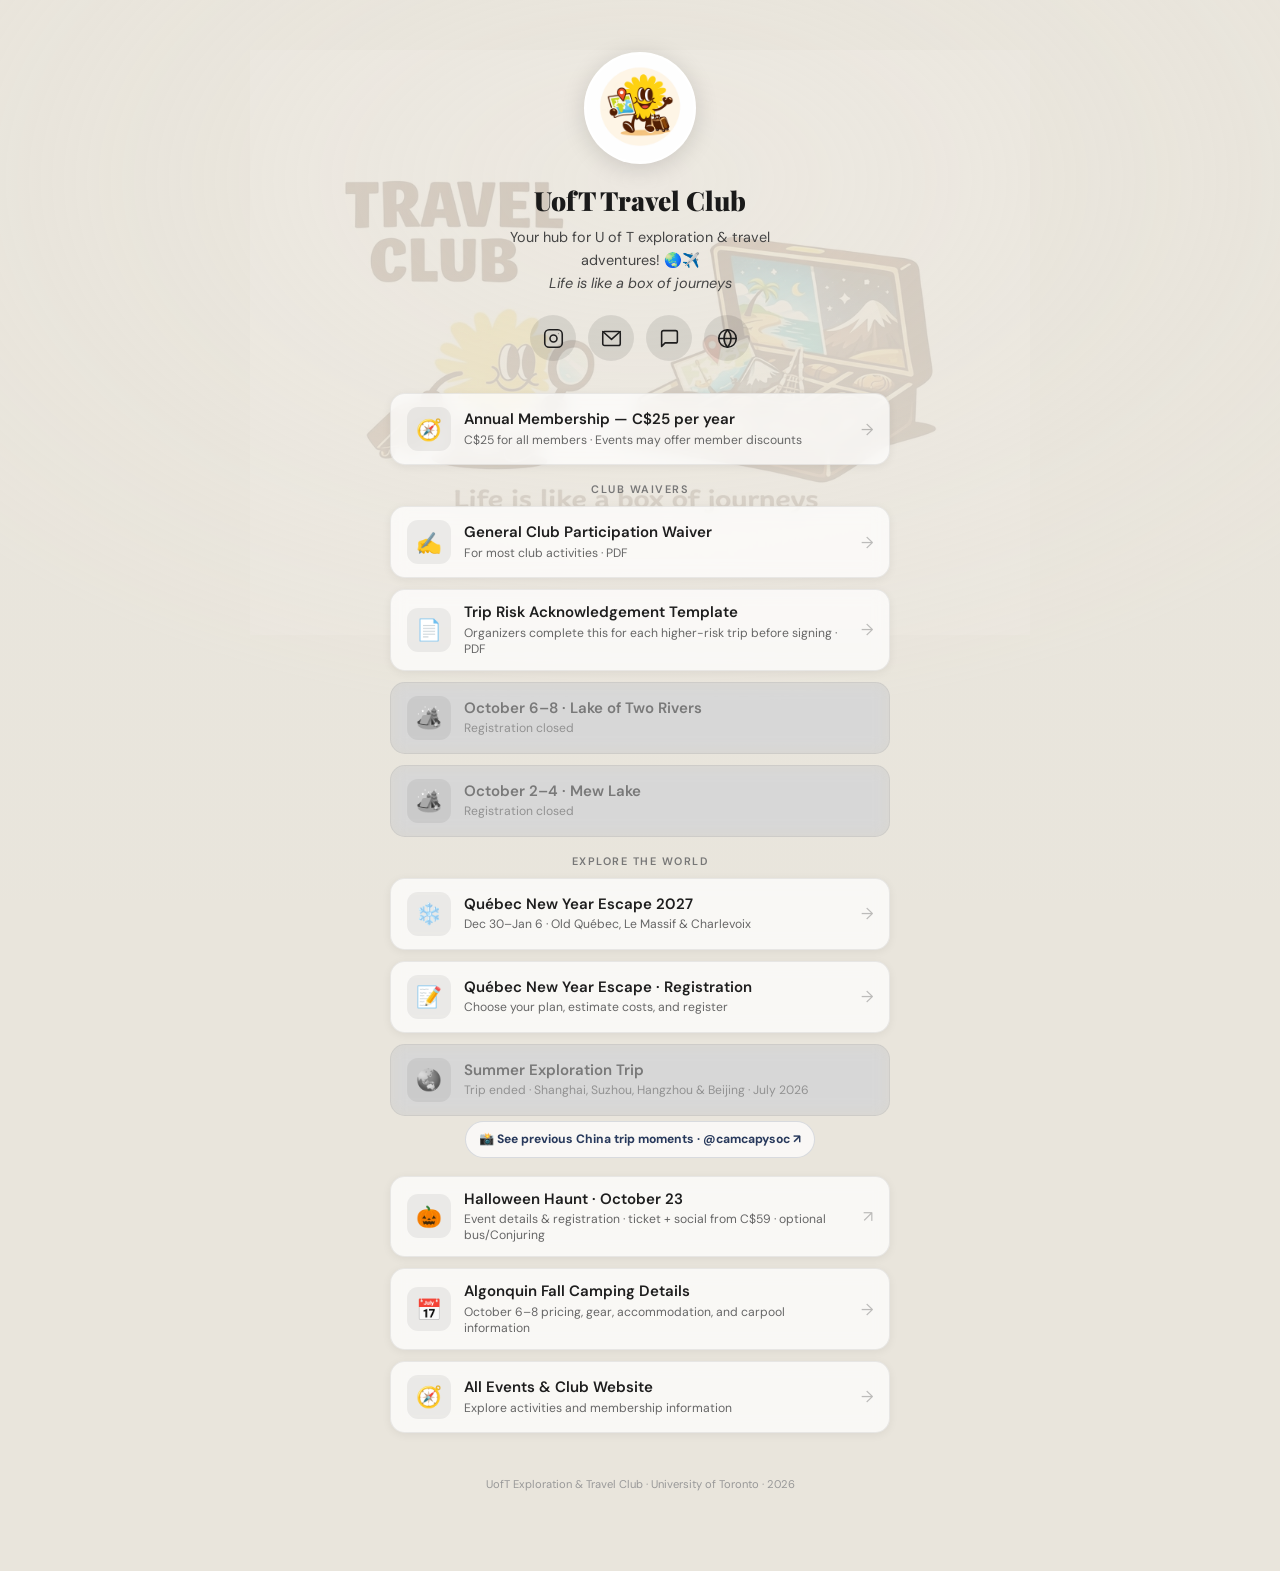
<file: linktree.html>
<!DOCTYPE html>
<html lang="en">
<head>
<meta charset="UTF-8">
<meta name="viewport" content="width=device-width, initial-scale=1.0">
<title>UofT Travel Club</title>
<link rel="preconnect" href="https://fonts.googleapis.com">
<link href="https://fonts.googleapis.com/css2?family=Playfair+Display:wght@700;900&family=DM+Sans:ital,wght@0,400;0,500;0,600;1,400&display=swap" rel="stylesheet">
<style>
  * { margin: 0; padding: 0; box-sizing: border-box; }

  body {
    min-height: 100vh;
    font-family: 'DM Sans', sans-serif;
    color: #1e1e1e;
    background: #e9e5dc;
    overflow-x: hidden;
    position: relative;
  }

  /* Background watermark — Travel Club logo, large, faded */
  .bg-logo {
    position: fixed;
    top: 38%;
    left: 50%;
    transform: translate(-50%, -50%);
    width: min(110vw, 780px);
    height: min(110vw, 780px);
    object-fit: contain;
    opacity: 0.22;
    pointer-events: none;
    z-index: 0;
    filter: grayscale(20%) saturate(1.1);
  }

  .bg-overlay {
    position: fixed;
    inset: 0;
    background: radial-gradient(ellipse 70% 60% at 50% 20%, rgba(233,229,220,0.35) 0%, rgba(233,229,220,0.65) 100%);
    z-index: 0;
    pointer-events: none;
  }

  .page-wrap {
    position: relative;
    z-index: 1;
    max-width: 540px;
    margin: 0 auto;
    padding: 52px 20px 80px;
    display: flex;
    flex-direction: column;
    align-items: center;
  }

  /* Avatar */
  .avatar-ring {
    width: 112px;
    height: 112px;
    border-radius: 50%;
    background: white;
    padding: 3px;
    box-shadow: 0 4px 24px rgba(0,0,0,0.14);
    margin-bottom: 18px;
  }
  .avatar-ring img {
    width: 100%;
    height: 100%;
    border-radius: 50%;
    object-fit: cover;
  }

  h1 {
    font-family: 'Playfair Display', serif;
    font-size: 1.65rem;
    font-weight: 900;
    color: #1a1a1a;
    text-align: center;
    margin-bottom: 8px;
  }

  .bio {
    font-size: 0.9rem;
    color: #444;
    text-align: center;
    line-height: 1.6;
    max-width: 300px;
    margin-bottom: 20px;
  }

  /* Social icon row */
  .social-row {
    display: flex;
    gap: 12px;
    margin-bottom: 32px;
  }
  .soc {
    width: 46px;
    height: 46px;
    border-radius: 50%;
    background: rgba(0,0,0,0.09);
    display: flex;
    align-items: center;
    justify-content: center;
    text-decoration: none;
    color: #1e1e1e;
    transition: background 0.2s, transform 0.2s;
  }
  .soc:hover { background: rgba(0,0,0,0.17); transform: scale(1.1); }
  .soc svg { width: 21px; height: 21px; }

  /* Links */
  .links {
    width: 100%;
    display: flex;
    flex-direction: column;
    gap: 11px;
  }

  .section-label {
    font-size: 0.68rem;
    font-weight: 600;
    letter-spacing: 1.5px;
    text-transform: uppercase;
    color: #777;
    text-align: center;
    margin-top: 6px;
    margin-bottom: -1px;
  }

  .card {
    display: flex;
    align-items: center;
    gap: 13px;
    background: rgba(255,255,255,0.72);
    border: 1px solid rgba(0,0,0,0.07);
    border-radius: 15px;
    padding: 13px 16px;
    text-decoration: none;
    color: #1e1e1e;
    box-shadow: 0 2px 10px rgba(0,0,0,0.06);
    transition: all 0.2s ease;
    backdrop-filter: blur(8px);
    -webkit-backdrop-filter: blur(8px);
  }
  .card:hover {
    background: rgba(255,255,255,0.94);
    transform: translateY(-2px);
    box-shadow: 0 6px 22px rgba(0,0,0,0.11);
  }
  .card.featured {
    background: rgba(28,47,96,0.88);
    border-color: transparent;
    color: white;
  }
  .card.featured .sub { color: rgba(255,255,255,0.58); }
  .card.featured .arrow { color: rgba(255,255,255,0.45); }
  .card.featured:hover { background: rgba(28,47,96,0.97); }
  .card.ended {
    background: rgba(118,118,118,0.12);
    border-color: rgba(0,0,0,0.05);
    color: #797979;
    box-shadow: none;
    cursor: default;
    filter: grayscale(1);
  }
  .card.ended .sub { color: #929292; }
  .card.ended .arrow { display: none; }
  .archive-link{align-self:center;display:inline-flex;align-items:center;max-width:100%;margin:-6px 0 7px;padding:9px 13px;border:1px solid rgba(28,47,96,.15);border-radius:99px;background:rgba(255,255,255,.7);font-size:.76rem;font-weight:700;text-align:center;color:#28395c;text-decoration:none;line-height:1.4;transition:background .2s,transform .2s}
  .archive-link:hover,.archive-link:focus-visible{background:#fff;transform:translateY(-1px);text-decoration:underline}

  .icon {
    width: 44px;
    height: 44px;
    border-radius: 11px;
    background: rgba(0,0,0,0.06);
    display: flex;
    align-items: center;
    justify-content: center;
    font-size: 1.3rem;
    flex-shrink: 0;
  }
  .card.featured .icon { background: rgba(255,255,255,0.14); }

  .txt { flex: 1; }
  .title { font-weight: 600; font-size: 0.94rem; line-height: 1.3; }
  .sub { font-size: 0.76rem; color: #666; margin-top: 2px; }
  .arrow { font-size: 1rem; opacity: 0.28; transition: opacity 0.2s, transform 0.2s; }
  .card:hover .arrow { opacity: 0.6; transform: translateX(3px); }

  .divider { height: 1px; background: rgba(0,0,0,0.07); margin: 3px 0; }

  .footer {
    margin-top: 44px;
    font-size: 0.7rem;
    color: #999;
    text-align: center;
  }

  @keyframes up {
    from { opacity: 0; transform: translateY(14px); }
    to   { opacity: 1; transform: translateY(0); }
  }
  .page-wrap > * { animation: up 0.5s ease both; }
  .avatar-ring  { animation-delay: 0.05s; }
  h1            { animation-delay: 0.10s; }
  .bio          { animation-delay: 0.14s; }
  .social-row   { animation-delay: 0.18s; }
  .links        { animation-delay: 0.23s; }
  .footer       { animation-delay: 0.28s; }
</style>
</head>
<body>

<img class="bg-logo" src="[data-uri]" alt="">
<div class="bg-overlay"></div>

<div class="page-wrap">

  <div class="avatar-ring">
    <img src="[data-uri]" alt="UofT Travel Club">
  </div>

  <h1>UofT Travel Club</h1>
  <p class="bio">Your hub for U of T exploration &amp; travel adventures! 🌏✈️<br><em>Life is like a box of journeys</em></p>

  <div class="social-row">
    <!-- Instagram -->
    <a href="https://www.instagram.com/uoft_travelclub" target="_blank" class="soc" title="Instagram">
      <svg viewBox="0 0 24 24" fill="none" stroke="currentColor" stroke-width="1.8" stroke-linecap="round" stroke-linejoin="round">
        <rect x="2" y="2" width="20" height="20" rx="5"/>
        <circle cx="12" cy="12" r="4"/>
        <circle cx="17.5" cy="6.5" r="0.5" fill="currentColor" stroke="none"/>
      </svg>
    </a>
    <!-- Email -->
    <a href="mailto:uoft.travelclub@gmail.com" class="soc" title="Email">
      <svg viewBox="0 0 24 24" fill="none" stroke="currentColor" stroke-width="1.8" stroke-linecap="round" stroke-linejoin="round">
        <rect x="2" y="4" width="20" height="16" rx="2"/>
        <polyline points="2,4 12,13 22,4"/>
      </svg>
    </a>
    <!-- GroupMe / Discord -->
    <a href="#" class="soc" title="Group Chat">
      <svg viewBox="0 0 24 24" fill="none" stroke="currentColor" stroke-width="1.8" stroke-linecap="round" stroke-linejoin="round">
        <path d="M21 15a2 2 0 0 1-2 2H7l-4 4V5a2 2 0 0 1 2-2h14a2 2 0 0 1 2 2z"/>
      </svg>
    </a>
    <!-- Link / website -->
    <a href="https://sop.utoronto.ca/group/university-of-toronto-exploration-travel-club/" target="_blank" class="soc" title="Website">
      <svg viewBox="0 0 24 24" fill="none" stroke="currentColor" stroke-width="1.8" stroke-linecap="round" stroke-linejoin="round">
        <circle cx="12" cy="12" r="10"/>
        <line x1="2" y1="12" x2="22" y2="12"/>
        <path d="M12 2a15.3 15.3 0 0 1 4 10 15.3 15.3 0 0 1-4 10 15.3 15.3 0 0 1-4-10 15.3 15.3 0 0 1 4-10z"/>
      </svg>
    </a>
  </div>

  <div class="links">

    <a href="https://forms.gle/uPYGbuHT6VvETSZo9" target="_blank" rel="noopener" class="card">
      <div class="icon">🧭</div>
      <div class="txt">
        <div class="title">Annual Membership — C$25 per year</div>
        <div class="sub">C$25 for all members · Events may offer member discounts</div>
      </div>
      <span class="arrow">→</span>
    </a>

    <div class="section-label">Club Waivers</div>

    <a href="output/pdf/general-club-participation-waiver.pdf" target="_blank" rel="noopener" class="card">
      <div class="icon">✍️</div>
      <div class="txt">
        <div class="title">General Club Participation Waiver</div>
        <div class="sub">For most club activities · PDF</div>
      </div>
      <span class="arrow">→</span>
    </a>

    <a href="output/pdf/trip-specific-risk-acknowledgement-template.pdf" target="_blank" rel="noopener" class="card">
      <div class="icon">📄</div>
      <div class="txt">
        <div class="title">Trip Risk Acknowledgement Template</div>
        <div class="sub">Organizers complete this for each higher-risk trip before signing · PDF</div>
      </div>
      <span class="arrow">→</span>
    </a>

    <div class="card ended" aria-disabled="true">
      <div class="icon">🏕️</div>
      <div class="txt">
        <div class="title">October 6–8 · Lake of Two Rivers</div>
        <div class="sub">Registration closed</div>
      </div>
    </div>

    <div class="card ended" aria-disabled="true">
      <div class="icon">🏕️</div>
      <div class="txt">
        <div class="title">October 2–4 · Mew Lake</div>
        <div class="sub">Registration closed</div>
      </div>
    </div>

    <div class="section-label">Explore the World</div>

    <a href="quebec-new-year" class="card">
      <div class="icon">❄️</div>
      <div class="txt">
        <div class="title">Québec New Year Escape 2027</div>
        <div class="sub">Dec 30–Jan 6 · Old Québec, Le Massif &amp; Charlevoix</div>
      </div>
      <span class="arrow">→</span>
    </a>
    <a href="quebec-registration" id="quebec-registration-link" class="card">
      <div class="icon">📝</div>
      <div class="txt">
        <div class="title">Québec New Year Escape · Registration</div>
        <div class="sub">Choose your plan, estimate costs, and register</div>
      </div>
      <span class="arrow">→</span>
    </a>



    <div class="card ended" aria-disabled="true">
      <div class="icon">🌏</div>
      <div class="txt">
        <div class="title">Summer Exploration Trip</div>
        <div class="sub">Trip ended · Shanghai, Suzhou, Hangzhou &amp; Beijing · July 2026</div>
      </div>
    </div>
    <a class="archive-link" href="https://www.instagram.com/camcapysoc/" target="_blank" rel="noopener noreferrer" aria-label="See previous China trip moments on CAMCapy Instagram">📸 See previous China trip moments · @camcapysoc ↗</a>

    <a href="halloween-haunt" class="card"><div class="icon">🎃</div><div class="txt"><div class="title">Halloween Haunt · October 23</div><div class="sub">Event details &amp; registration · ticket + social from C$59 · optional bus/Conjuring</div></div><div class="arrow">↗</div></a>
<a href="algonquin-weekend" class="card">
      <div class="icon">📅</div>
      <div class="txt">
        <div class="title">Algonquin Fall Camping Details</div>
        <div class="sub">October 6–8 pricing, gear, accommodation, and carpool information</div>
      </div>
      <span class="arrow">→</span>
    </a>

    <a href="/#activities" class="card">
      <div class="icon">🧭</div>
      <div class="txt">
        <div class="title">All Events &amp; Club Website</div>
        <div class="sub">Explore activities and membership information</div>
      </div>
      <span class="arrow">→</span>
    </a>

  </div>

  <p class="footer">UofT Exploration &amp; Travel Club · University of Toronto · 2026</p>
</div>


</body>
</html>
</file>
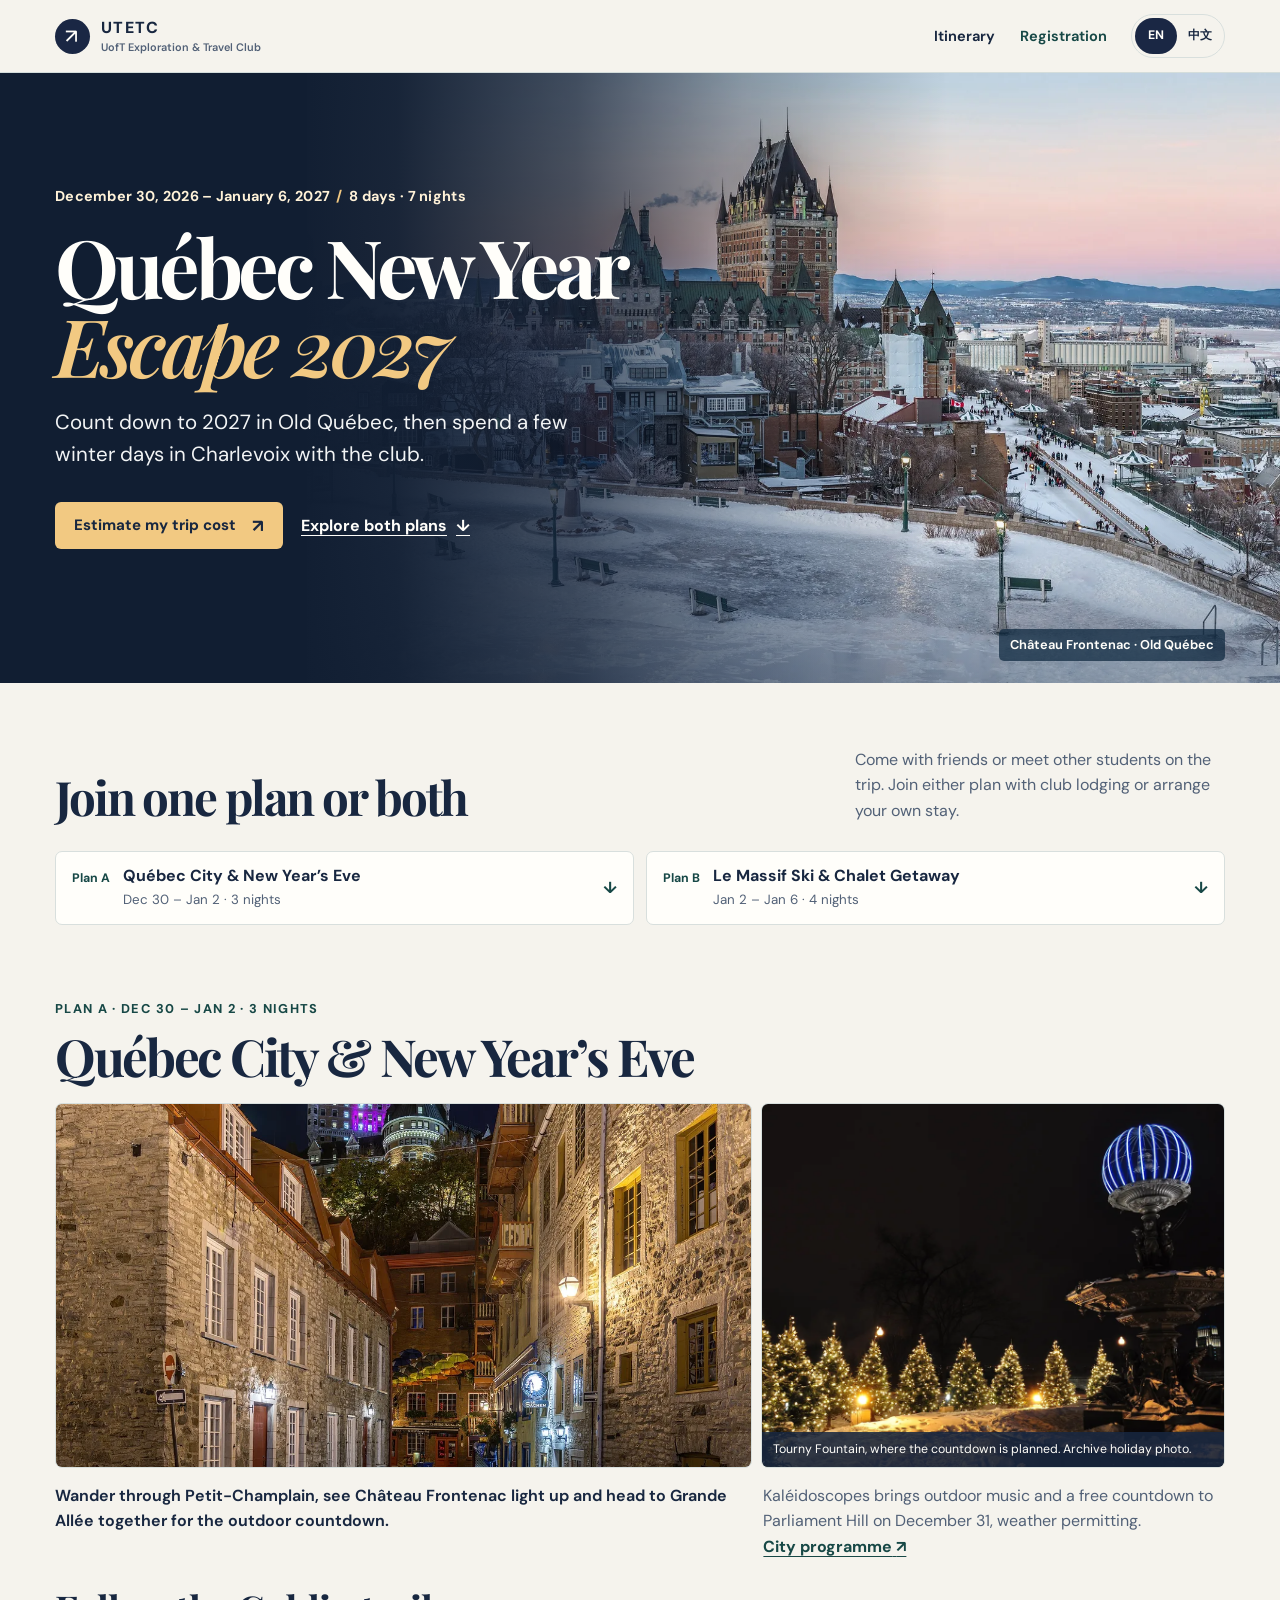
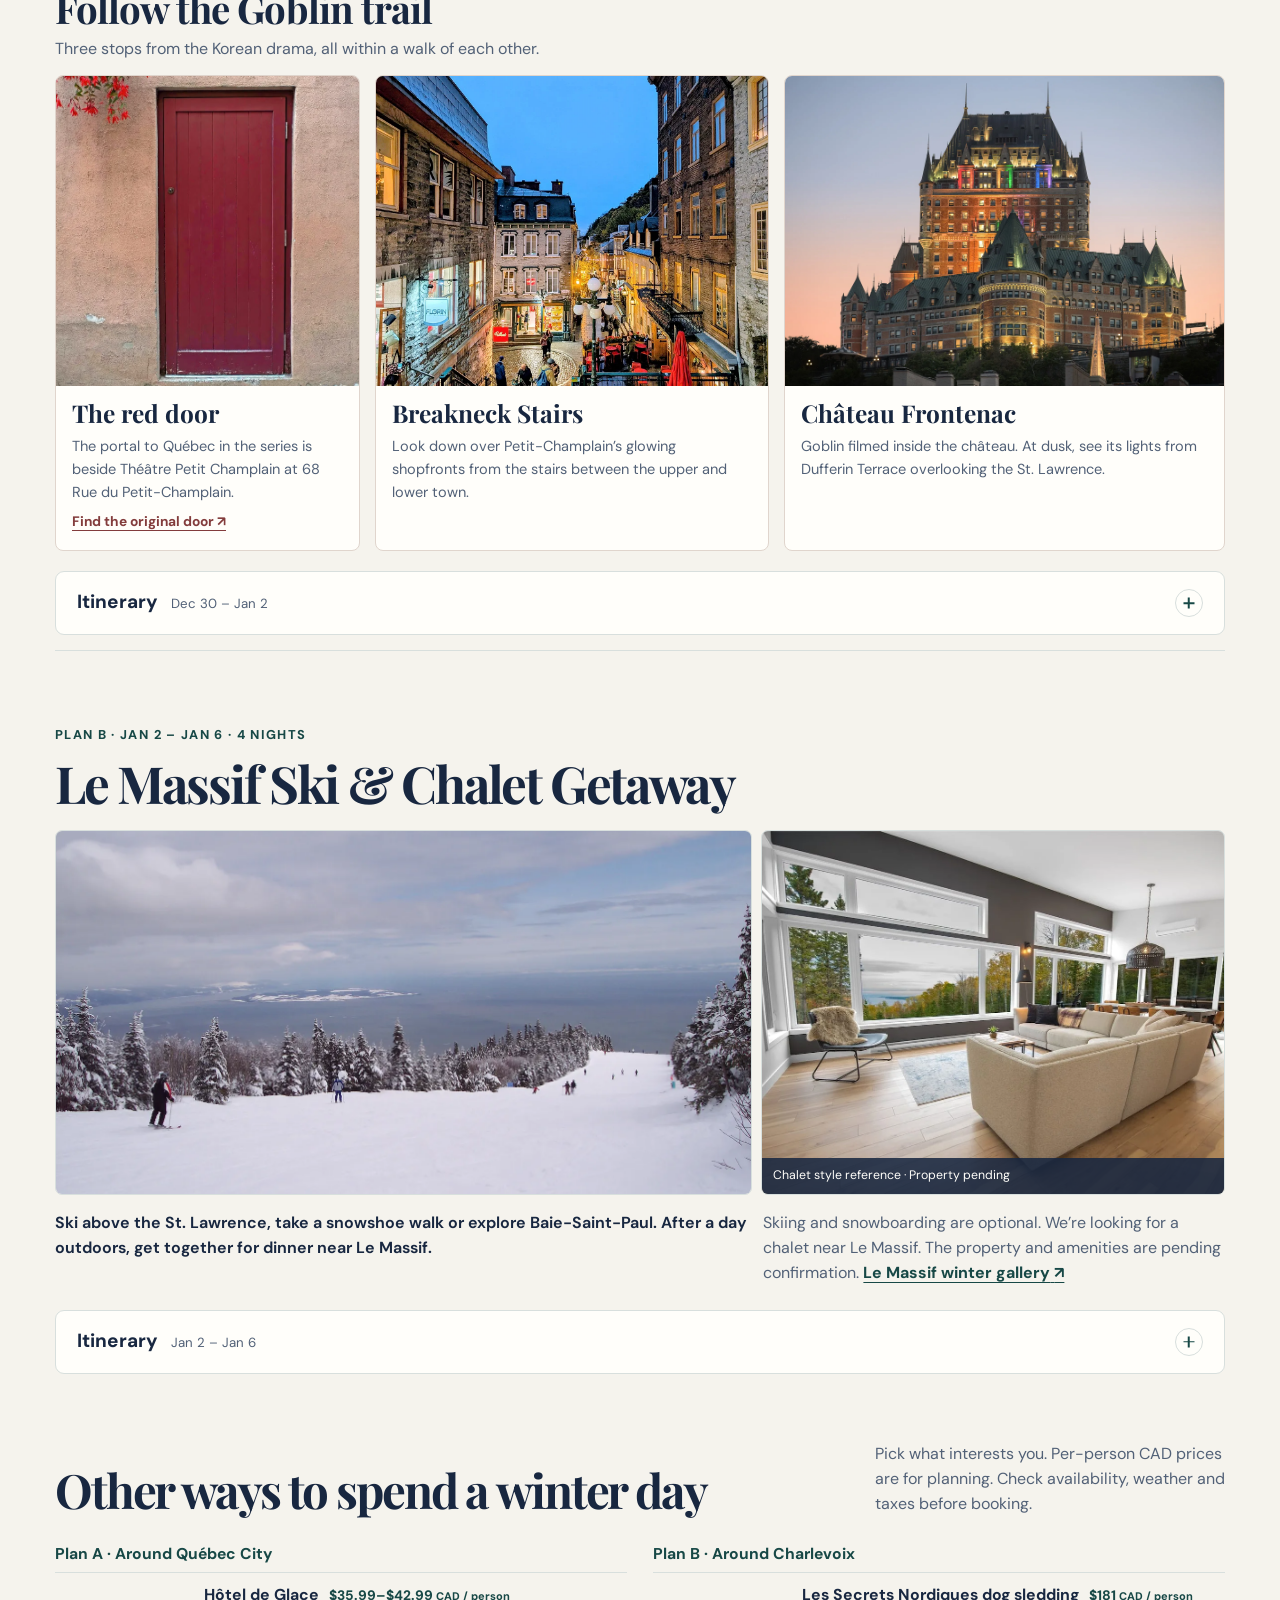
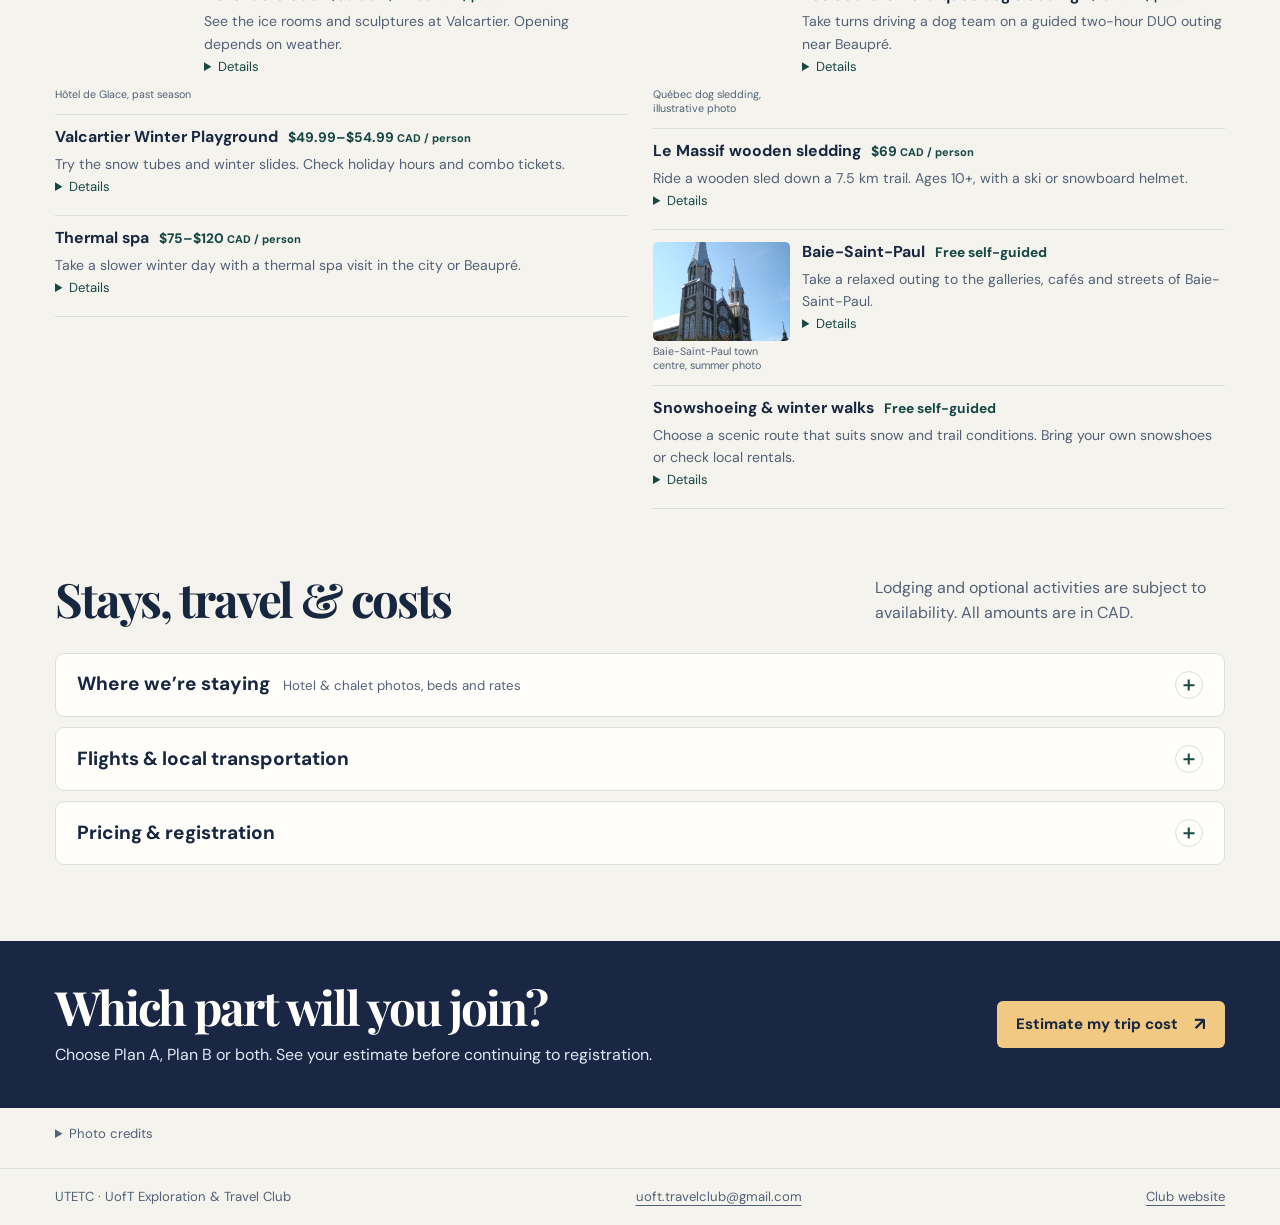
<file: quebec-new-year.html>
<!doctype html>
<html lang="en">
<head>
  <meta charset="utf-8">
  <meta name="viewport" content="width=device-width, initial-scale=1">
  <meta name="description" content="UTETC winter trip, December 30, 2026 to January 6, 2027. Spend New Year’s Eve in Old Québec and discover Goblin filming locations, then choose Le Massif and a Charlevoix chalet.">
  <title>Québec New Year Escape 2027 · UTETC</title>
  <link rel="preconnect" href="https://fonts.googleapis.com">
  <link rel="preconnect" href="https://fonts.gstatic.com" crossorigin>
  <link rel="stylesheet" href="https://fonts.googleapis.com/css2?family=DM+Sans:wght@400;500;600;700&family=Playfair+Display:ital,wght@0,600;0,700;1,600&display=swap">
  <link rel="preload" as="image" href="/assets/quebec/castle-icy.webp">
  <link rel="stylesheet" href="/assets/quebec/event.css">
  <link rel="stylesheet" href="/assets/quebec/event-refinement.css">
  <script type="module" src="/assets/quebec/event.mjs"></script>
</head>
<body>
  <noscript>Enable JavaScript to view trip details and pricing. 请启用 JavaScript 查看行程与价格。</noscript>
  <header id="site-header" class="site-header"></header>
  <main id="main"></main>
  <footer id="site-footer" class="site-footer"></footer>
</body>
</html>
</file>
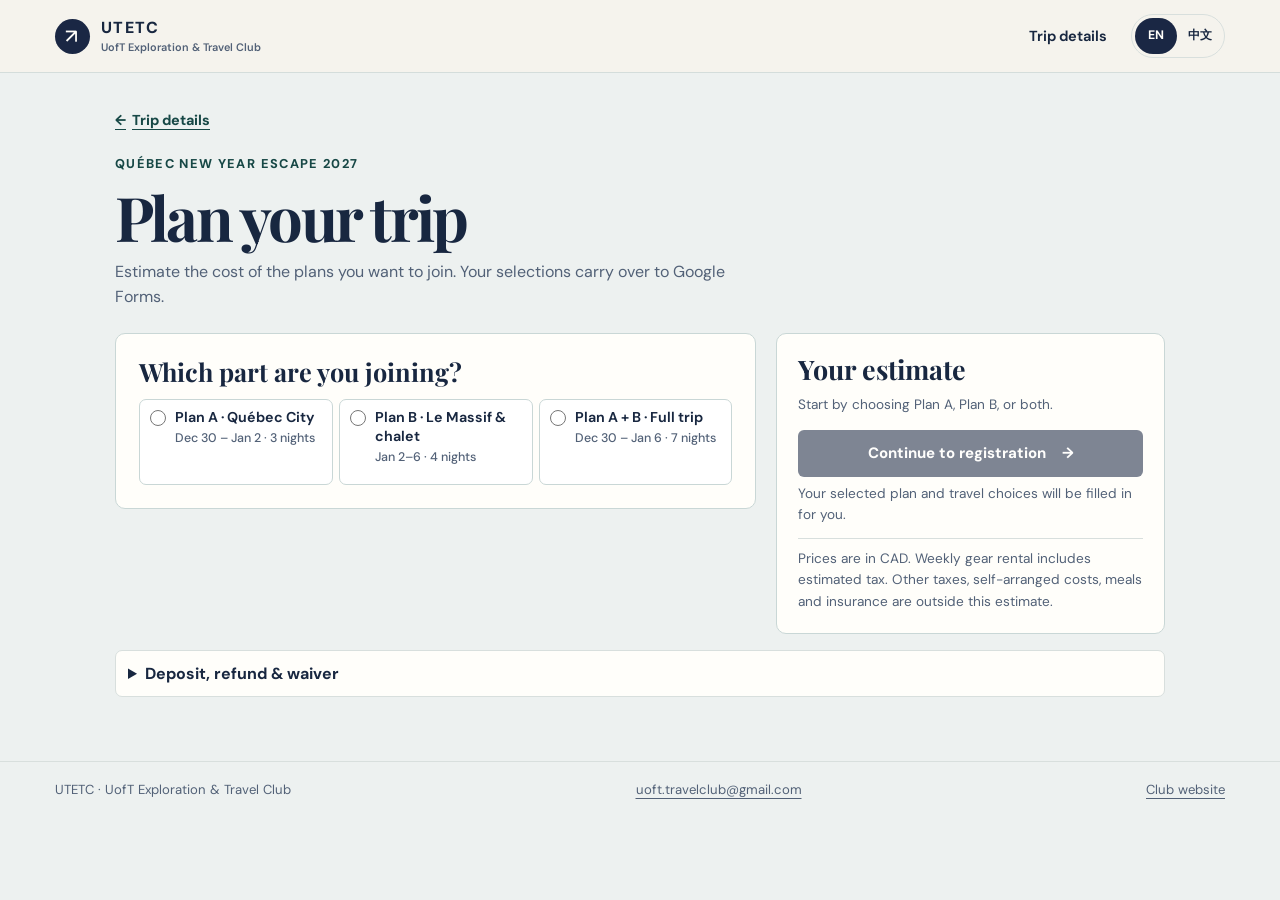
<file: quebec-registration.html>
<!doctype html>
<html lang="en">
<head>
  <meta charset="utf-8">
  <meta name="viewport" content="width=device-width, initial-scale=1">
  <meta name="description" content="Plan your UTETC Québec New Year trip and review your accommodation and optional costs.">
  <title>Québec New Year Escape · Registration · UTETC</title>
  <link rel="preconnect" href="https://fonts.googleapis.com">
  <link rel="preconnect" href="https://fonts.gstatic.com" crossorigin>
  <link rel="stylesheet" href="https://fonts.googleapis.com/css2?family=DM+Sans:wght@400;500;600;700&family=Playfair+Display:ital,wght@0,600;0,700;1,600&display=swap">
  <link rel="stylesheet" href="/assets/quebec/event.css">
  <link rel="stylesheet" href="/assets/quebec/planner.css">
  <script type="module" src="/assets/quebec/register.mjs"></script>
</head>
<body class="registration planner">
  <noscript>Enable JavaScript to use registration and see current prices. 请启用 JavaScript 使用报名表与费用计算。</noscript>
  <header id="site-header" class="site-header"></header>
  <main id="main"></main>
  <footer id="site-footer" class="site-footer"></footer>
</body>
</html>
</file>
<file: assets/quebec/event.css>
:root {
  --navy: #1a2744;
  --ink: #182740;
  --muted: #526177;
  --paper: #f5f3ed;
  --white: #fffefa;
  --line: #d8dfdd;
  --ice: #e5eeed;
  --pine: #174846;
  --gold: #f2c982;
  --serif: 'Playfair Display', Georgia, 'Songti SC', 'Noto Serif CJK SC', serif;
  --sans: 'DM Sans', -apple-system, BlinkMacSystemFont, 'PingFang SC', 'Microsoft YaHei', sans-serif;
}

*, *::before, *::after { box-sizing: border-box; }
html { scroll-behavior: smooth; scroll-padding-top: 88px; }
body { margin: 0; background: var(--paper); color: var(--ink); font: 400 16px/1.58 var(--sans); }
html:not([lang="zh-Hans"]) .t-zh, html[lang="zh-Hans"] .t-en, [hidden] { display: none !important; }
h1, h2, h3, p, figure, dl, dd { margin: 0; }
h1, h2 { font-family: var(--serif); line-height: 1.1; }
h3 { line-height: 1.23; }
a { color: inherit; text-underline-offset: 4px; }
button, input, select { font: inherit; }
button { cursor: pointer; }
button:disabled { cursor: default; opacity: .56; }
img { display: block; width: 100%; }
:focus-visible { outline: 3px solid #167d87; outline-offset: 4px; }
.hero :focus-visible, .closing :focus-visible { outline-color: var(--gold); }
.wrap { width: min(1170px, calc(100% - 96px)); margin-inline: auto; }
.skip-link { position: absolute; z-index: 5; inset: 4px auto auto 8px; padding: 10px; background: var(--white); transform: translateY(-150%); }
.skip-link:focus { transform: none; }

.site-header { position: sticky; top: 0; z-index: 10; background: #f5f3edf5; border-bottom: 1px solid #d4dddb; backdrop-filter: blur(12px); }
.header-inner { display: flex; align-items: center; gap: 24px; min-height: 72px; }
.brand { display: inline-flex; align-items: center; gap: 11px; font-weight: 800; line-height: 1.15; letter-spacing: .08em; text-decoration: none; }
.brand-mark { display: grid; width: 35px; height: 35px; place-items: center; border-radius: 50%; background: var(--navy); color: var(--white); font-size: 20px; font-weight: 500; }
.brand small { display: block; color: var(--muted); font-size: .68rem; letter-spacing: 0; font-weight: 600; margin-top: 4px; }
.header-nav { display: flex; align-items: center; gap: 25px; margin-left: auto; font-size: .91rem; font-weight: 650; }
.header-nav a { text-decoration: none; }
.header-nav a:hover { text-decoration: underline; }
.header-register { color: var(--pine); }
.language-switch { display: flex; gap: 2px; padding: 3px; border: 1px solid var(--line); border-radius: 50px; margin-left: auto; }
.header-nav + .language-switch { margin-left: 0; }
.language-switch button { min-width: 42px; min-height: 36px; border: 0; border-radius: 30px; background: transparent; color: var(--ink); font-weight: 700; font-size: .77rem; }
.language-switch button[aria-pressed="true"] { background: var(--navy); color: var(--white); }

.hero { position: relative; min-height: 610px; isolation: isolate; display: grid; align-items: center; background: #111e32; color: var(--white); }
.hero-image, .hero-image img, .hero::after { position: absolute; inset: 0; width: 100%; height: 100%; }
.hero-image { z-index: -2; inset-inline-start: 24%; width: 76%; }
.hero-image img { object-fit: cover; object-position: 51% center; }
.hero::after {
  content: '';
  z-index: -1;
  background: linear-gradient(90deg, #111e32 23%, #111e32f5 31%, #111e32b8 45%, #111e3250 58%, #111e3200 74%),
    linear-gradient(0deg, #111e3260, transparent 28%);
}
.hero-content { padding-block: 79px 101px; }
.hero-date { font-weight: 700; color: #fff2d8; font-size: .9rem; letter-spacing: .02em; }
.hero-date > [aria-hidden] { padding-inline: 3px; color: var(--gold); }
.hero h1 { font-size: clamp(3.1rem, 6.3vw, 6.25rem); letter-spacing: -.055em; margin-block: 18px 22px; max-width: 850px; line-height: .98; }
.hero h1 em { color: var(--gold); font-weight: 600; }
html[lang="zh-Hans"] .hero h1 { line-height: 1.13; letter-spacing: 0; }
.hero-theme { max-width: 38ch; color: #f2f4f5; font-size: clamp(1rem, 1.6vw, 1.28rem); }
.hero-location { position: absolute; right: max(48px, calc((100% - 1170px)/2)); bottom: 22px; font-size: .8rem; font-weight: 650; background: #112a42bd; padding: 6px 11px; border-radius: 5px; }
.hero-actions, .form-actions { display: flex; align-items: center; flex-wrap: wrap; gap: 18px; margin-top: 32px; }
.hero-secondary { display: inline-flex; align-items: center; gap: 9px; color: var(--white); font-weight: 700; }
.button { min-height: 47px; width: fit-content; display: inline-flex; justify-content: center; align-items: center; gap: 16px; border: 1px solid transparent; border-radius: 6px; padding: 10px 18px; font-size: .94rem; font-weight: 750; line-height: 1.25; text-decoration: none; transition: background .18s ease; }
.button.primary { background: var(--gold); color: #182740; }
.button.primary:hover { background: #ffdc9f; }
.button.dark { background: var(--navy); color: white; }
.button.dark:hover:not(:disabled) { background: #2a466b; }
.button.secondary { background: transparent; color: var(--navy); border-color: #a8b5bb; }
.button.secondary:hover { background: var(--ice); }
.button > [aria-hidden] { font-size: 1.12rem; }

.section { padding-block: 64px 0; }
.section-heading { display: flex; justify-content: space-between; align-items: end; gap: 28px; margin-bottom: 28px; }
.section-heading h2, .closing h2 { font-size: clamp(2rem, 3.7vw, 3.45rem); letter-spacing: -.045em; }
.section-heading > p { max-width: 350px; color: var(--muted); }
.overline { color: var(--pine); font-size: .8rem; font-weight: 750; letter-spacing: .105em; text-transform: uppercase; margin-bottom: 9px; }
.part-grid, .info-grid { display: grid; grid-template-columns: repeat(2, minmax(0, 1fr)); gap: 19px; }
.part-card { position: relative; display: flex; flex-direction: column; overflow: hidden; border-radius: 11px; border: 1px solid var(--line); background: var(--white); }
.part-visual { position: relative; display: block; }
.part-visual img { width: 100%; height: clamp(150px, 19vw, 242px); object-fit: cover; object-position: 50% 51%; }
.part-card:first-child .part-visual img { object-position: 50% 30%; }
.part-letter { position: absolute; top: 13px; left: 13px; padding: 4px 11px; border-radius: 4px; background: #122943e8; color: white; font-weight: 750; }
.part-body { display: flex; flex-direction: column; flex: 1; padding: 23px 24px 20px; }
.part-dates { color: var(--pine); font-size: .82rem; font-weight: 750; }
.part-body h3 { font-family: var(--serif); font-size: clamp(1.33rem, 2.3vw, 2rem); margin: 4px 0 9px; }
.part-body h3 a { text-decoration: none; }
.part-body h3 a:hover { text-decoration: underline; }
.part-body > p:not(.part-dates) { color: var(--muted); margin-bottom: 16px; }
.part-price { display: flex; align-items: baseline; gap: 8px 12px; flex-wrap: wrap; padding-top: 12px; border-top: 1px solid var(--line); margin-top: auto; }
.part-price strong { color: var(--pine); font-size: 1.32rem; white-space: nowrap; }
.part-price > span { color: var(--muted); font-size: .83rem; }
.fee-strip { margin-top: 17px; padding: 12px 16px; background: var(--ice); border: 1px solid #c9dada; border-radius: 6px; color: #254843; font-weight: 650; }

.locations-section .overline { color: #833c3c; }
.location-grid { display: grid; grid-template-columns: .83fr 1.07fr 1.2fr; gap: 15px; }
.location { overflow: hidden; border: 1px solid #e0d5cd; border-radius: 8px; background: var(--white); }
.location img { height: clamp(220px, 25vw, 310px); object-fit: cover; }
.location:first-child img { object-position: 50% 52%; }
.location:nth-child(2) img { object-position: 50% 60%; }
.location:last-child img { object-position: 50% 35%; }
.location-copy { padding: 13px 16px 17px; }
.location-copy h3 { font: 700 clamp(1.16rem, 2vw, 1.53rem)/1.2 var(--serif); }
.location-copy p { margin-top: 7px; color: var(--muted); font-size: .91rem; }
.location-copy a { display: inline-block; margin-top: 7px; color: #833c3c; font-weight: 700; font-size: .86rem; }
.itinerary-section { padding-bottom: 66px; }
.trip-panel { background: var(--white); border: 1px solid var(--line); border-radius: 9px; margin-bottom: 10px; }
.trip-panel[open] { border-color: #bacdcd; }
.trip-panel summary { display: flex; align-items: center; justify-content: space-between; gap: 18px; min-height: 62px; padding: 15px 21px; cursor: pointer; list-style: none; border-radius: 9px; }
.trip-panel summary::-webkit-details-marker { display: none; }
.trip-panel summary:hover { background: #f0f5f4; }
.trip-panel[open] summary { border-bottom: 1px solid var(--line); border-radius: 9px 9px 0 0; }
.panel-heading { display: flex; align-items: baseline; flex-wrap: wrap; gap: 2px 13px; }
.panel-title { font-size: 1.19rem; font-weight: 750; line-height: 1.2; }
.panel-subtitle { color: var(--muted); font-size: .83rem; white-space: nowrap; }
.plus { flex: 0 0 28px; height: 28px; border: 1px solid var(--line); border-radius: 50%; position: relative; color: var(--pine); }
.plus::before, .plus::after { content: ''; width: 11px; height: 1.5px; background: currentColor; position: absolute; inset: 50% auto auto 50%; transform: translate(-50%, -50%); }
.plus::after { transform: translate(-50%, -50%) rotate(90deg); }
[open] > summary .plus::after { display: none; }
.panel-body { padding: 21px; }
.panel-body > p + p, .panel-body > .button { margin-top: 14px; }
.panel-intro { color: var(--muted); margin-bottom: 17px; }
.panel-note { margin-top: 15px; padding: 11px 13px; background: var(--ice); border-radius: 6px; font-size: .92rem; }
.itinerary-grid { display: grid; grid-template-columns: 1.5fr 1fr; gap: 23px; }
.day-list { margin: 0; padding: 0; list-style: none; }
.day-list li { display: grid; grid-template-columns: minmax(6ch, 74px) minmax(0, 1fr); gap: 12px; border-bottom: 1px solid var(--line); padding: 12px 0; }
.day-list li:first-child { padding-top: 1px; }
.day-date { color: var(--pine); font-size: .87rem; font-weight: 750; }
.day-list h3 { font-size: .99rem; margin-bottom: 3px; }
.day-list p { color: var(--muted); font-size: .91rem; }
.itinerary-photos { display: grid; grid-template-columns: repeat(2, minmax(0, 1fr)); align-content: start; gap: 8px; }
.itinerary-photos .photo:only-child { grid-column: 1 / -1; }
.itinerary-photos img { border-radius: 6px; width: 100%; height: 185px; object-fit: cover; }
.photo figcaption { padding: 5px 11px 0; color: var(--muted); font-size: .76rem; }
.experience-grid { display: grid; grid-template-columns: repeat(2, minmax(0, 1fr)); gap: 12px; }
.itinerary-grid + .experience-grid { margin-top: 21px; }
.experience, .stay-card, .info-card { border: 1px solid var(--line); border-radius: 8px; overflow: hidden; background: #f8faf8; }
.experience img { width: 100%; height: 165px; object-fit: cover; }
.experience-body, .info-card, .stay-content { padding: 15px; }
.experience-body h3, .stay-card h3, .info-card h3 { font-size: 1.12rem; margin-bottom: 7px; }
.experience-body > p, .stay-content > p + p, .info-card > p { margin-top: 7px; }
.fine { font-size: .85rem; color: var(--muted); }
.price-tag { color: var(--pine); font-weight: 750; }
.price-tag small { font-size: .78rem; }
.stay-header { padding: 17px 15px 13px; background: #e9eeef; }
.stay-card:nth-child(2) .stay-header { background: #e5ede7; }
.stay-card h3 { margin-top: 4px; font: 700 clamp(1.28rem, 2.4vw, 1.76rem)/1.2 var(--serif); }
.stay-highlights { display: flex; flex-wrap: wrap; gap: 5px 14px; margin: 0; padding: 0; list-style: none; font-size: .82rem; font-weight: 650; }
.stay-highlights li + li::before { content: '·'; margin-right: 6px; color: var(--pine); }
.activity-fields .check-card small { color: var(--muted); font-weight: 650; }
.stay-prices { margin-top: 13px; }
.stay-prices div { display: flex; justify-content: space-between; gap: 10px; padding: 8px 0; border-top: 1px solid var(--line); }
.stay-prices dd { text-align: right; }
.stay-prices strong { color: var(--pine); font-size: 1.2rem; }
.stay-prices small { display: block; color: var(--muted); font-size: .78rem; }
.info-card ul { padding-left: 20px; margin-bottom: 0; }

.closing { background: var(--navy); color: var(--white); }
.closing-inner { display: flex; justify-content: space-between; align-items: center; gap: 24px; padding-block: 40px; }
.closing p { margin-top: 9px; color: #e1e8f5; }
.closing .button { flex-shrink: 0; }
.credits { padding-block: 16px; color: var(--muted); font-size: .82rem; }
.credits summary { cursor: pointer; min-height: 28px; }
.credits li + li { margin-top: 6px; }
.site-footer { border-top: 1px solid var(--line); color: var(--muted); }
.footer-inner { display: flex; justify-content: space-between; flex-wrap: wrap; gap: 8px 20px; padding-block: 18px; font-size: .82rem; }
.mobile-cta { display: none; }

.registration { background: #edf1f0; }
.form-wrap { padding-block: 34px 64px; }
.back-link { display: inline-flex; align-items: center; gap: 6px; color: var(--pine); font-weight: 750; font-size: .9rem; }
.form-heading { padding-block: 22px 23px; }
.form-heading h1 { font-size: clamp(2.45rem, 4.8vw, 4.3rem); letter-spacing: -.045em; }
.form-heading > p:not(.overline) { margin-top: 8px; color: var(--muted); }
.form-heading .intake-status { color: var(--pine); font-weight: 650; }
.form-layout { display: grid; grid-template-columns: minmax(0, 1.5fr) minmax(280px, 1fr); gap: 20px; align-items: start; }
.form-card, .summary-card { border: 1px solid #c9d7d6; border-radius: 10px; background: var(--white); padding: 21px; }
.form-card h2 { font-size: clamp(1.55rem, 2.6vw, 2.2rem); }
.form-card h2:focus { outline: 0; }
.summary-card { position: sticky; top: 91px; max-height: calc(100vh - 104px); overflow-y: auto; }
.summary-card h2 { font-size: clamp(1.34rem, 2.1vw, 1.8rem); margin-bottom: 12px; }
.step-track { display: grid; grid-template-columns: repeat(4, minmax(0, 1fr)); gap: 8px; list-style: none; padding: 0 0 14px; margin: 0 0 18px; border-bottom: 1px solid var(--line); }
.step-track li { display: flex; align-items: center; gap: 5px; color: var(--muted); font-size: .78rem; line-height: 1.12; }
.step-track li[aria-current] { color: var(--ink); font-weight: 750; }
.step-number { flex: 0 0 24px; display: grid; place-items: center; height: 24px; border-radius: 50%; background: #e7edeb; color: var(--pine); font-size: .72rem; font-weight: 750; }
[aria-current] .step-number, .completed .step-number { color: #fff; background: var(--pine); }
.field-grid, .check-grid { display: grid; grid-template-columns: repeat(2, minmax(0, 1fr)); gap: 0 12px; }
.step-intro { margin-top: 7px; color: var(--muted); }
.field { min-width: 0; margin-top: 14px; }
.field label, .activity-fields legend { display: block; font-weight: 700; font-size: .94rem; margin: 0 0 5px; }
.field:has(.field-hint) label { margin-bottom: 2px; }
.field-hint { color: var(--muted); font-size: .81rem; margin-bottom: 5px; }
.field input, .field select { display: block; width: 100%; min-height: 44px; padding: 7px 8px; border: 1px solid #97a9af; border-radius: 5px; background: #fff; color: var(--ink); }
.field select { text-overflow: ellipsis; }
.field [aria-invalid="true"] { border-color: #a22e26; }
.field-error { color: #952c25; font-size: .84rem; font-weight: 650; margin-top: 4px; }
.activity-fields { padding: 0; margin: 16px 0 0; min-width: 0; border: 0; }
.activity-fields legend { padding: 0; }
.check-grid { gap: 7px; }
.check-card { display: flex; align-items: start; gap: 7px; padding: 8px; border: 1px solid var(--line); border-radius: 5px; font-size: .88rem; cursor: pointer; background: #fff; }
.check-card input { appearance: auto; accent-color: var(--pine); inline-size: 17px; block-size: 17px; margin: 2px 0 0; flex-shrink: 0; }
.check-card:has(input:checked) { border-color: #799e99; background: #eaf3f0; }
.consent { margin-top: 15px; }
.form-actions { margin-top: 17px; gap: 10px; }
.form-actions .button { margin-left: auto; }
.form-actions .button.secondary { margin-left: 0; }
.cost-lines div, .review-list div { display: flex; justify-content: space-between; align-items: baseline; gap: 10px; padding-block: 6px; }
.cost-lines dt { font-size: .9rem; }
.cost-lines dd { text-align: right; flex-shrink: 0; font-weight: 750; }
.cost-lines small { color: var(--muted); }
.cost-lines .cost-total, .cost-lines .cost-estimate, .cost-lines .cost-due { border-top: 1px solid var(--line); padding-block: 9px; }
.cost-lines .cost-total dt, .cost-lines .cost-estimate dt, .cost-lines .cost-due dt { font-weight: 750; }
.cost-lines .cost-estimate { color: var(--pine); }
.cost-lines .cost-estimate dd { font-size: 1.15rem; }
.cost-lines .cost-due { margin: 2px -5px 0; padding-inline: 5px; background: var(--ice); border-radius: 4px; border-color: transparent; }
.member-note, .due-note { margin: 6px 0 8px; }
.optional-lines { border-block-start: 1px solid var(--line); margin-top: 8px; }
.optional-lines div { padding-block: 3px; }
.optional-lines dt, .optional-lines dd { font-size: .81rem; }
.review-list { margin: 9px 0; }
.review-list div { border-bottom: 1px solid var(--line); font-size: .9rem; }
.review-list dd { min-width: 0; overflow-wrap: anywhere; color: var(--muted); text-align: right; }
.success p { margin-top: 8px; }
.success .back-link { margin-top: 12px; }
.confirmation-id { overflow-wrap: anywhere; color: var(--pine); font-weight: 750; }

@media (max-width: 900px) {
  .wrap { width: calc(100% - 48px); }
  .hero-location { right: 24px; }
  .hero { min-height: 510px; }
  .section-heading { align-items: start; flex-direction: column; gap: 8px; }
  .section-heading > p { max-width: 640px; }
}
@media (max-width: 640px) {
  html { scroll-padding-top: 68px; }
  .wrap { width: calc(100% - 32px); }
  .header-inner { min-height: 57px; gap: 9px; }
  .brand { gap: 6px; }
  .brand-mark { width: 28px; height: 28px; font-size: 16px; }
  .brand small { display: none; }
  .header-nav { gap: 9px; font-size: .81rem; }
  .header-nav a[href="#itinerary"] { display: none; }
  .language-switch button { min-width: 38px; min-height: 32px; }
  .hero { min-height: clamp(520px, 72svh, 620px); align-items: end; }
  .hero::after { background: linear-gradient(0deg, #111e32 4%, #111e32ec 29%, #111e32a0 49%, #111e3220 66%, transparent 80%); }
  .hero-image { inset-inline-start: 0; width: 100%; height: 82%; }
  .hero-image img { object-position: 49% top; }
  .hero-content { padding-block: 0 60px; }
  .hero h1 { margin-block: 12px 17px; font-size: clamp(2.7rem, 11vw, 4rem); }
  .hero-date { font-size: .77rem; }
  .hero-actions { margin-top: 21px; gap: 12px; }
  .hero-secondary { font-size: .88rem; }
  .hero-location { right: 16px; bottom: 13px; font-size: .73rem; }
  .section { padding-top: 42px; }
  .section-heading { margin-bottom: 18px; }
  .part-grid, .info-grid, .location-grid, .experience-grid, .itinerary-grid, .form-layout { grid-template-columns: minmax(0, 1fr); }
  .part-grid, .location-grid { gap: 12px; }
  .location img { height: clamp(200px, 61vw, 290px); }
  .location:first-child img { height: clamp(315px, 92vw, 390px); }
  .part-visual img { height: 158px; }
  .part-body { padding: 15px; }
  .itinerary-section { padding-bottom: 39px; }
  .trip-panel summary { padding-inline: 12px; }
  .panel-body { padding: 12px; }
  .day-list li { grid-template-columns: 61px minmax(0, 1fr); gap: 8px; }
  .itinerary-grid { gap: 12px; }
  .itinerary-photos img { height: 135px; }
  .closing-inner { align-items: start; flex-direction: column; padding-block: 24px; }
  body:not(.registration) { padding-bottom: calc(60px + env(safe-area-inset-bottom)); }
  .mobile-cta { display: flex; position: fixed; z-index: 9; inset: auto 0 0; justify-content: center; padding: 7px 16px calc(7px + env(safe-area-inset-bottom)); background: #1a2744f5; }
  .mobile-cta .button { width: 100%; min-height: 44px; }
  .form-wrap { padding-block: 20px 35px; }
  .form-heading { padding-block: 14px 18px; }
  .form-card, .summary-card { padding: 13px; }
  .summary-card { position: static; max-height: none; overflow: visible; }
  .field-grid { grid-template-columns: minmax(0, 1fr); }
  .check-grid { grid-template-columns: minmax(0, 1fr); }
  .step-track li { align-items: start; flex-direction: column; }
  .step-number { flex-basis: auto; width: 23px; }
}
@media (prefers-reduced-motion: reduce) {
  html { scroll-behavior: auto; }
  *, *::before, *::after { transition: none !important; }
}

.stay-gallery {
  display: grid;
  grid-template-columns: repeat(var(--thumbnail-count, 2), minmax(0, 1fr));
  gap: 4px;
  background: var(--white);
}
.stay-gallery a { display: block; min-width: 0; }
.stay-gallery a:first-child { grid-column: 1 / -1; }
.stay-gallery img { height: auto; aspect-ratio: 1.72; object-fit: cover; }
.stay-gallery a:not(:first-child) img { height: clamp(58px, 8vw, 106px); }
.stay-gallery a:focus-visible { outline-offset: -5px; }
.event-registration-terms { padding-inline-start: 22px; }
.event-registration-terms li + li { margin-top: 7px; }

.choice-field { border: 0; padding: 0; margin-inline: 0; }
.choice-field legend { margin-bottom: 5px; padding: 0; font-weight: 750; font-size: .94rem; }
.choice-options { display: grid; gap: 6px; }
.choice-card {
  display: flex;
  align-items: center;
  gap: 9px;
  min-height: 45px;
  padding: 8px 10px;
  background: #fff;
  border: 1px solid #c9d7d6;
  border-radius: 7px;
  cursor: pointer;
  font-size: .89rem;
  line-height: 1.35;
}
.choice-card:hover { border-color: #799e99; }
.choice-card:has(input:checked) { border-color: #799e99; background: #eaf3f0; font-weight: 650; }
.choice-card input { flex-shrink: 0; margin: 0; accent-color: var(--pine); width: 16px; height: 16px; }
.choice-field[aria-invalid="true"] .choice-card { border-color: #a22e26; }
#membership .choice-options { grid-template-columns: repeat(2, minmax(0, 1fr)); max-width: 23rem; }
.form-heading .button, .success > .button { margin-top: 12px; }
.form-subheading, .waiver-box h3 { font: 700 1.18rem/1.25 var(--serif); margin-top: 17px; }
.registration-terms { padding-inline-start: 20px; margin-block: 8px 16px; color: var(--muted); font-size: .91rem; }
.registration-terms li + li { margin-top: 5px; }
.waiver-box { padding: 12px 14px; border: 1px solid #cad9d6; border-radius: 7px; background: #f1f5f3; font-size: .9rem; }
.waiver-box h3 { margin-top: 0; }
.waiver-box p { margin-top: 6px; }
.waiver-box details { margin-top: 8px; }
.waiver-box summary { cursor: pointer; font-weight: 700; }
.copy-preview {
  margin-block: 14px;
  max-height: min(58vh, 520px);
  overflow: auto;
  padding: 13px;
  white-space: pre-wrap;
  overflow-wrap: anywhere;
  background: #f0f5f3;
  border-radius: 6px;
  font: .88rem/1.5 var(--sans);
}
.copy-actions .button.secondary { margin-left: 0; }
</file>
<file: assets/quebec/event-refinement.css>
.plan-overview .section-heading { align-items: end; }
.plan-overview .section-heading > p { max-width: 370px; }
.plan-jumps {
  display: grid;
  grid-template-columns: repeat(2, minmax(0, 1fr));
  gap: 12px;
}
.plan-jump {
  display: grid;
  grid-template-columns: auto minmax(0, 1fr) auto;
  align-items: center;
  gap: 13px;
  padding: 14px 16px;
  border: 1px solid var(--line);
  border-radius: 7px;
  background: var(--white);
  text-decoration: none;
}
.plan-jump:hover { background: var(--ice); border-color: #8facaa; }
.plan-jump-letter, .plan-jump-arrow { color: var(--pine); font-weight: 750; }
.plan-jump-letter { align-self: start; font-size: .77rem; padding-top: 3px; }
.plan-jump strong, .plan-jump small { display: block; }
.plan-jump strong { font-size: 1rem; line-height: 1.24; }
.plan-jump small { color: var(--muted); margin-top: 3px; }

.plan-section { padding-top: clamp(44px, 6vw, 74px); }
.plan-section + .plan-section { margin-top: 15px; border-top: 1px solid var(--line); }
.plan-section h2 { font-size: clamp(2.1rem, 4vw, 3.65rem); letter-spacing: -.045em; }
html[lang="zh-Hans"] .plan-section h2 { letter-spacing: 0; }
.plan-gallery {
  display: grid;
  grid-template-columns: minmax(0, 1.5fr) minmax(0, 1fr);
  gap: 9px;
  margin-top: 19px;
}
.plan-gallery .photo {
  position: relative;
  overflow: hidden;
  border: 1px solid var(--line);
  border-radius: 7px;
  background: var(--ice);
}
.plan-gallery img {
  height: clamp(230px, 30vw, 363px);
  object-fit: cover;
}
.city-gallery .plan-photo-main img { object-position: 50% 40%; }
.city-gallery .plan-photo-side img { object-position: 69% 50%; }
.chalet-gallery .plan-photo-side img { object-position: 52% 55%; }
.plan-gallery figcaption {
  position: absolute;
  inset: auto 0 0;
  padding: 8px 11px;
  color: var(--white);
  background: #182740dc;
  font-size: .77rem;
}
.plan-description {
  display: grid;
  grid-template-columns: minmax(0, 1.5fr) minmax(0, 1fr);
  gap: 16px;
  margin-block: 15px 24px;
  color: var(--muted);
}
.plan-description p:first-child { color: var(--ink); font-weight: 650; }
.plan-description a { display: inline-block; color: var(--pine); font-weight: 700; }
.plan-subheading { margin-block: 28px 13px; }
.plan-subheading h3 {
  font: 700 clamp(1.62rem, 3vw, 2.55rem)/1.13 var(--serif);
  letter-spacing: -.025em;
}
.plan-subheading p { color: var(--muted); margin-top: 6px; }
.plan-section .location-grid { margin-bottom: 20px; }
.location-copy h4 {
  margin: 0;
  font: 700 clamp(1.14rem, 2vw, 1.53rem)/1.2 var(--serif);
}
.plan-section .day-list li:last-child { border-bottom: 0; }

.winter-section { padding-top: 57px; }
.winter-groups { display: grid; grid-template-columns: repeat(2, minmax(0, 1fr)); gap: 26px; }
.winter-groups h3 { color: var(--pine); font-size: .98rem; margin-bottom: 8px; }
.winter-list { border-top: 1px solid var(--line); }
.winter-experience {
  display: flex;
  align-items: start;
  gap: 12px;
  padding-block: 12px;
  border-bottom: 1px solid var(--line);
}
.winter-experience > .photo {
  flex: 0 0 clamp(88px, 12vw, 137px);
  min-width: 0;
}
.winter-experience img { aspect-ratio: 1.38; object-fit: cover; border-radius: 5px; }
.winter-experience figcaption { padding: 4px 0 0; font-size: .67rem; line-height: 1.3; }
.winter-experience-copy { min-width: 0; flex: 1; }
.winter-experience-title { display: flex; align-items: baseline; flex-wrap: wrap; gap: 2px 10px; }
.winter-experience h4 { font-size: .99rem; line-height: 1.25; margin: 0; }
.winter-experience .price-tag { font-size: .86rem; }
.winter-experience .price-tag small { font-size: .69rem; white-space: nowrap; }
.winter-experience-copy > p { margin-top: 4px; color: var(--muted); font-size: .88rem; }
.winter-experience-detail { color: var(--muted); font-size: .82rem; margin-top: 2px; }
.winter-experience-detail summary { cursor: pointer; width: fit-content; min-height: 26px; color: var(--pine); }
.winter-experience-detail a { display: inline-block; margin-top: 4px; color: var(--pine); font-weight: 700; }

@media (max-width: 900px) {
  .plan-overview .section-heading { align-items: start; }
  .plan-overview .section-heading > p { max-width: 640px; }
}
@media (max-width: 640px) {
  .plan-jumps, .winter-groups, .plan-description { grid-template-columns: minmax(0, 1fr); gap: 9px; }
  .plan-jump { padding: 12px 14px; }
  .plan-gallery { margin-top: 13px; gap: 5px; }
  .plan-gallery img { height: clamp(160px, 50vw, 245px); }
  .plan-gallery figcaption { padding: 5px 7px; font-size: .65rem; }
  .plan-description { margin-top: 10px; }
  .plan-subheading { margin-top: 25px; }
  .winter-groups { gap: 20px; }
  .winter-section { padding-top: 42px; }
}
</file>
<file: assets/quebec/planner.css>
.planner .form-wrap { max-width: 1050px; }
.planner .form-heading > p:last-child { max-width: 610px; }
.planner .form-layout { grid-template-columns: minmax(0, 1.65fr) minmax(285px, 1fr); }
.planner .form-card { padding: 23px; }
.planner .choice-field { min-width: 0; margin: 0; }
.planner .choice-field legend { line-height: 1.18; }
.planner .choice-card { align-items: flex-start; font-weight: 650; }
.planner .choice-card input { margin-top: 2px; }
.planner .choice-card small, .planner .check-card small {
  display: block;
  margin-top: 3px;
  color: var(--muted);
  font-weight: 500;
  font-size: .78rem;
}
.planner #plan-choice legend { font: 700 1.58rem/1.19 var(--serif); margin-bottom: 12px; }
.planner #plan-choice .choice-options { grid-template-columns: repeat(3, 1fr); }
.planner #plan-choice .choice-card { min-height: 86px; }
.planner-section { border-top: 1px solid var(--line); margin-top: 19px; padding-top: 15px; }
.planner-section h2, .payment-grid h2 { font: 700 1.25rem/1.2 var(--serif); margin-bottom: 11px; }
.planner-fields { gap: 14px; }
.planner .member-choice span { font-weight: 650; }
.planner #sharing-note { margin-top: 7px; }
.planner .summary-card { padding: 21px; }
.planner .summary-card h2 { margin-bottom: 10px; }
.planner-submit { width: 100%; margin-top: 14px; }
.planner #handoff-message { margin-top: 6px; }
.planner-note { border-top: 1px solid var(--line); margin-top: 12px; padding-top: 9px; }
.planner-disclosure { margin-top: 12px; border: 1px solid var(--line); border-radius: 7px; padding: 10px 12px; }
.planner-disclosure summary { cursor: pointer; font-weight: 700; }
.planner-disclosure p { margin: 5px 0 8px; }
.payment-details { margin-top: 16px; background: var(--white); }
.payment-grid { display: grid; grid-template-columns: 1fr 1fr; gap: 20px; margin-top: 15px; font-size: .9rem; }
.copy-reference { display: flex; flex-wrap: wrap; align-items: center; gap: 8px; }
.copy-reference code { padding: 6px 8px; background: var(--ice); border-radius: 4px; overflow-wrap: anywhere; }
.copy-reference .button { min-height: 36px; padding: 4px 8px; font-size: .77rem; }
@media (max-width: 760px) {
  .planner .form-layout { grid-template-columns: 1fr; }
  .planner .summary-card { position: static; }
}
@media (max-width: 530px) {
  .planner .form-card, .planner .summary-card { padding: 13px; }
  .planner #plan-choice .choice-options, .payment-grid { grid-template-columns: 1fr; }
  .planner #plan-choice .choice-card { min-height: 48px; }
  .planner-fields { gap: 11px; }
}
</file>
